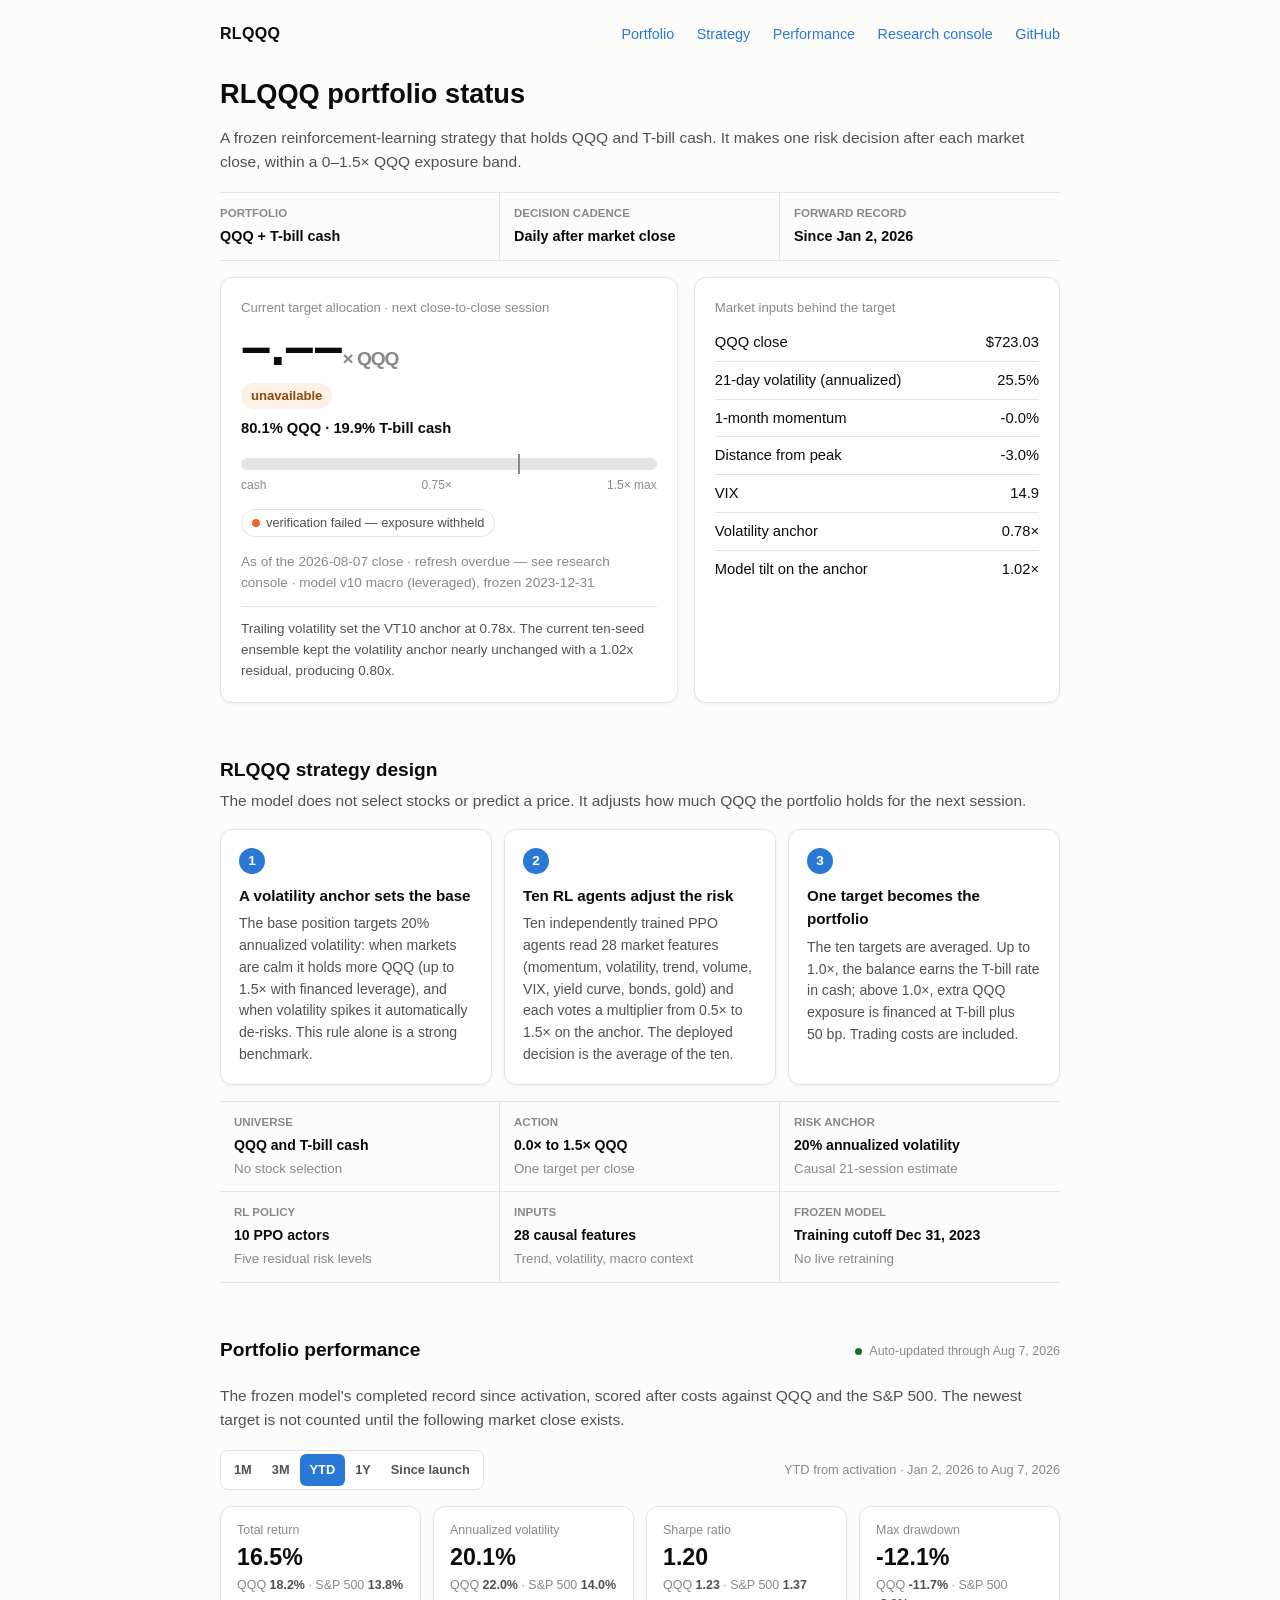
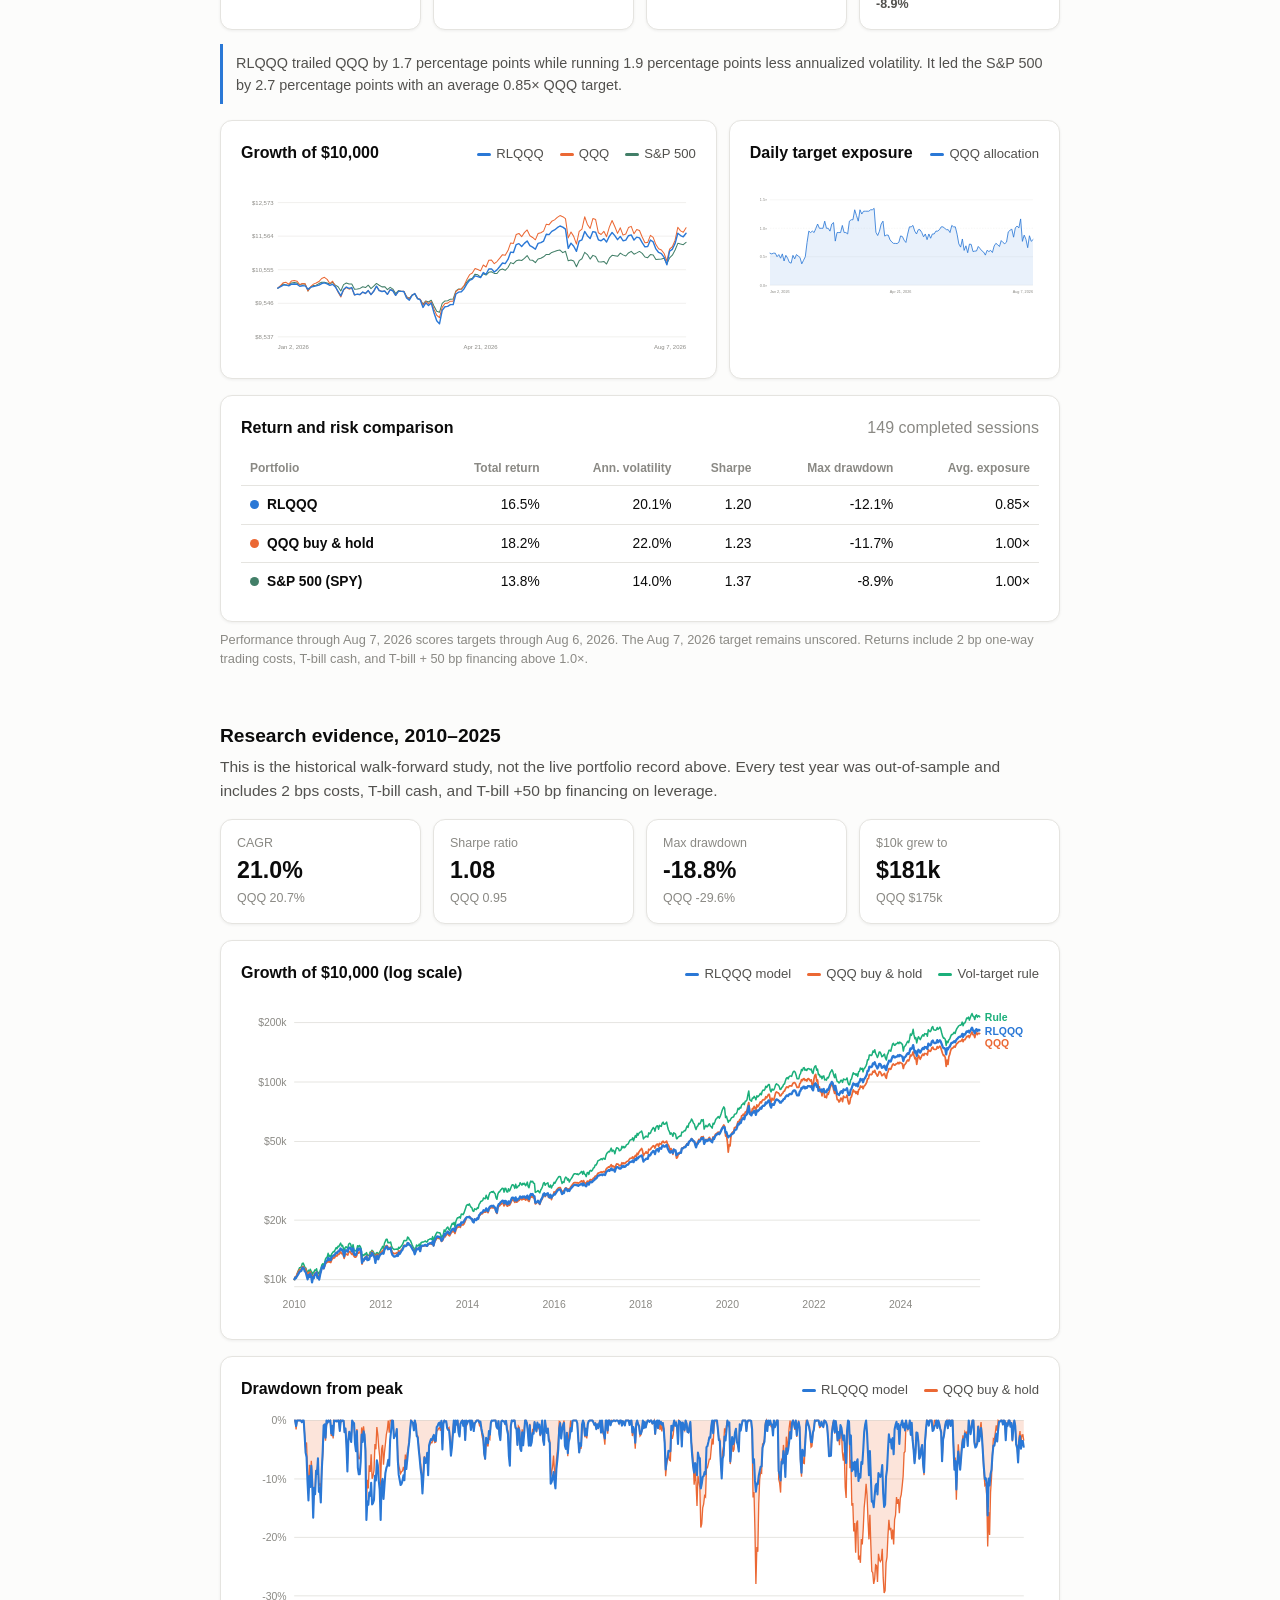
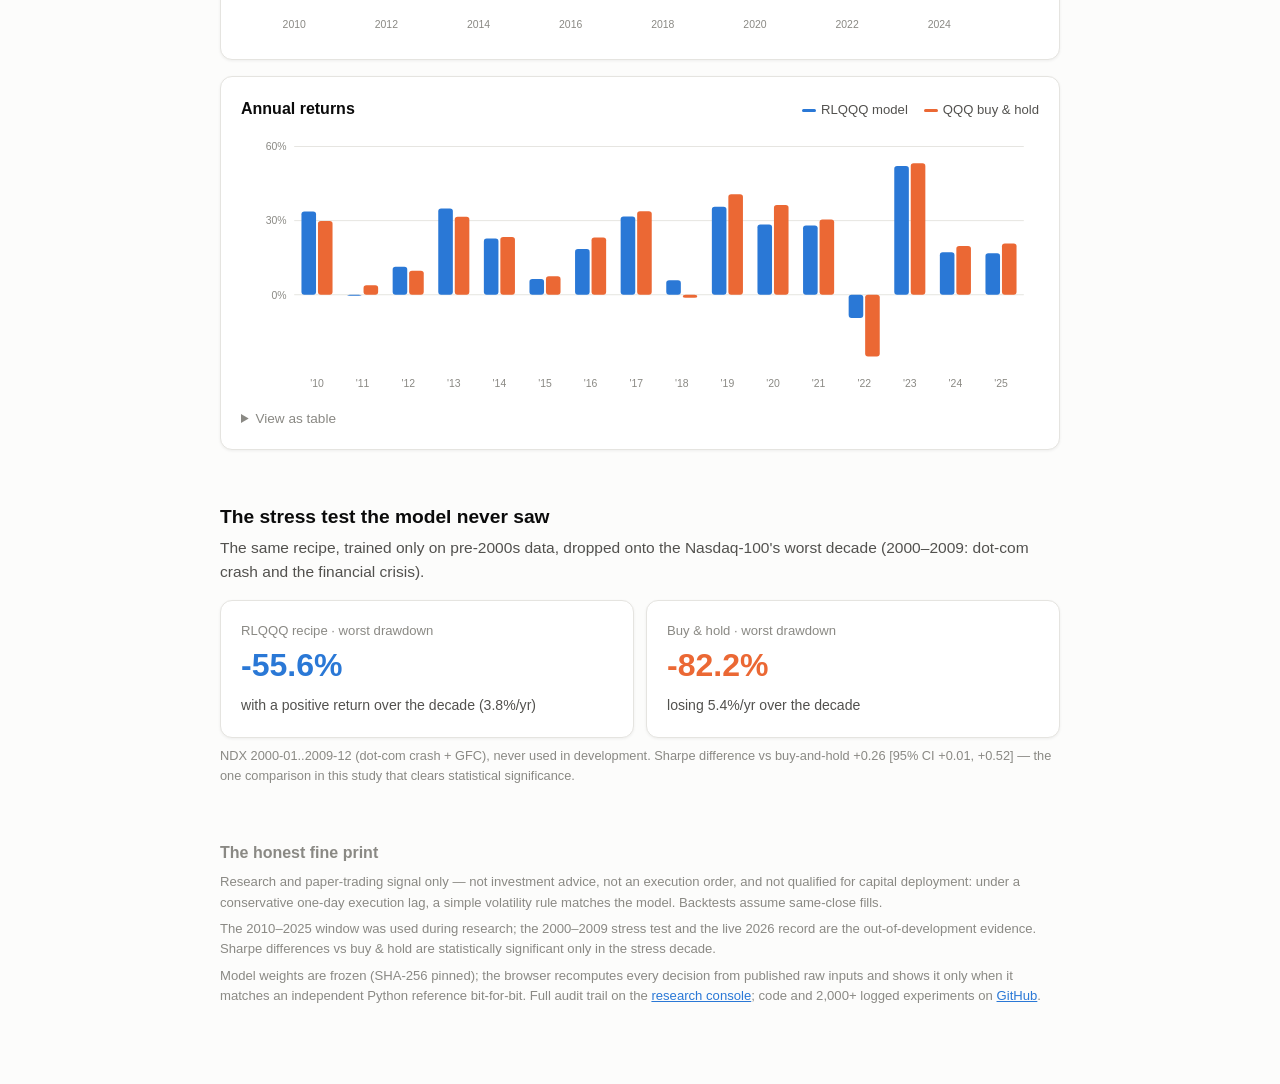
<file: docs/index.html>
<!doctype html>
<html lang="en">
  <head>
    <meta charset="utf-8" />
    <meta name="viewport" content="width=device-width, initial-scale=1" />
    <meta
      name="description"
      content="RLQQQ: a reinforcement-learning risk overlay on QQQ. Today's model decision, how it works, and 16 years of walk-forward performance."
    />
    <title>RLQQQ — an RL risk overlay on QQQ</title>
    <link rel="icon" href="favicon.svg" type="image/svg+xml" />
    <style>
      /* ---------- tokens ---------- */
      :root {
        color-scheme: light;
        --surface-0: #fcfcfb;
        --surface-1: #ffffff;
        --border: #e5e4e0;
        --text-primary: #0b0b0b;
        --text-secondary: #52514e;
        --text-muted: #8a8984;
        --series-model: #2a78d6;
        --series-qqq: #eb6834;
        --series-rule: #1baf7a;
        --series-spy: #427f68;
        --good-bg: #e7f3ea;
        --good-fg: #1c6b31;
        --warn-bg: #fdf0e5;
        --warn-fg: #8a4a12;
        --shadow: 0 1px 3px rgb(0 0 0 / 6%);
      }
      @media (prefers-color-scheme: dark) {
        :root:where(:not([data-theme="light"])) {
          color-scheme: dark;
          --surface-0: #171716;
          --surface-1: #1f1f1e;
          --border: #33332f;
          --text-primary: #ffffff;
          --text-secondary: #c3c2b7;
          --text-muted: #8a8984;
          --series-model: #3987e5;
          --series-qqq: #d95926;
          --series-rule: #199e70;
          --series-spy: #54a888;
          --good-bg: #12301b;
          --good-fg: #7fce96;
          --warn-bg: #3a2410;
          --warn-fg: #eab576;
          --shadow: none;
        }
      }

      /* ---------- base ---------- */
      * { box-sizing: border-box; }
      body {
        margin: 0;
        background: var(--surface-0);
        color: var(--text-primary);
        font: 16px/1.55 -apple-system, "Segoe UI", Roboto, Helvetica, Arial, sans-serif;
      }
      main { max-width: 880px; margin: 0 auto; padding: 0 20px 72px; }
      h1 { font-size: 1.7rem; line-height: 1.25; margin: 0 0 6px; }
      h2 { font-size: 1.2rem; margin: 52px 0 4px; }
      h2 + p.lede { margin-top: 2px; }
      p { color: var(--text-secondary); }
      p.lede { font-size: 0.97rem; }
      small, .muted { color: var(--text-muted); }
      a { color: var(--series-model); }
      .card {
        background: var(--surface-1);
        border: 1px solid var(--border);
        border-radius: 12px;
        box-shadow: var(--shadow);
        padding: 20px;
      }

      /* ---------- header ---------- */
      header.site {
        display: flex; justify-content: space-between; align-items: baseline;
        max-width: 880px; margin: 0 auto; padding: 22px 20px 30px;
      }
      header.site .brand { font-weight: 700; letter-spacing: 0.02em; }
      header.site nav a { margin-left: 18px; font-size: 0.9rem; text-decoration: none; }
      header.site nav a:hover { text-decoration: underline; }
      @media (max-width: 680px) {
        header.site { align-items: center; flex-wrap: wrap; gap: 12px; padding-bottom: 24px; }
        header.site nav {
          display: flex; gap: 16px; width: 100%; overflow-x: auto;
          padding-bottom: 3px; white-space: nowrap;
        }
        header.site nav a { margin-left: 0; }
      }

      /* ---------- hero decision ---------- */
      .hero { display: grid; grid-template-columns: 1fr; gap: 16px; }
      @media (min-width: 720px) { .hero { grid-template-columns: 5fr 4fr; } }
      .portfolio-facts {
        display: grid; grid-template-columns: repeat(3, 1fr);
        margin: 18px 0 16px; border-top: 1px solid var(--border);
        border-bottom: 1px solid var(--border);
      }
      .portfolio-facts > div { padding: 12px 14px; border-right: 1px solid var(--border); }
      .portfolio-facts > div:first-child { padding-left: 0; }
      .portfolio-facts > div:last-child { border-right: 0; }
      .portfolio-facts span, .strategy-specs span {
        display: block; color: var(--text-muted); font-size: 0.72rem;
        font-weight: 600; text-transform: uppercase;
      }
      .portfolio-facts strong { display: block; margin-top: 2px; font-size: 0.9rem; }
      .decision-value {
        font-size: 3.4rem; font-weight: 700; letter-spacing: -0.02em; line-height: 1.05;
        font-variant-numeric: tabular-nums;
      }
      .decision-value small { font-size: 1.2rem; font-weight: 600; }
      .allocation-read {
        margin-top: 8px; color: var(--text-primary); font-size: 0.92rem;
        font-weight: 600; font-variant-numeric: tabular-nums;
      }
      .decision-explanation {
        margin: 12px 0 0; padding-top: 12px; border-top: 1px solid var(--border);
        font-size: 0.84rem;
      }
      .stance {
        display: inline-block; margin-top: 8px; padding: 3px 10px; border-radius: 99px;
        font-size: 0.82rem; font-weight: 600; background: var(--warn-bg); color: var(--warn-fg);
      }
      .stance.full { background: var(--good-bg); color: var(--good-fg); }
      .gauge { margin-top: 18px; }
      .gauge-track {
        position: relative; height: 12px; border-radius: 6px;
        background: linear-gradient(to right, var(--border), var(--border));
      }
      .gauge-fill {
        position: absolute; inset: 0 auto 0 0; border-radius: 6px;
        background: var(--series-model); width: 0;
        transition: width 600ms ease;
      }
      .gauge-marker {
        position: absolute; top: -4px; width: 2px; height: 20px;
        background: var(--text-muted);
      }
      .gauge-labels {
        display: flex; justify-content: space-between;
        font-size: 0.75rem; color: var(--text-muted); margin-top: 6px;
      }
      .decision-meta { font-size: 0.85rem; margin-top: 14px; }
      .verify-badge {
        display: inline-flex; align-items: center; gap: 6px;
        font-size: 0.8rem; padding: 3px 10px; border-radius: 99px;
        border: 1px solid var(--border); color: var(--text-secondary);
      }
      .verify-badge .dot {
        width: 8px; height: 8px; border-radius: 50%;
        background: var(--text-muted);
      }
      .verify-badge.ok .dot { background: var(--good-fg); }
      .verify-badge.fail .dot { background: var(--series-qqq); }
      .market-list { list-style: none; margin: 0; padding: 0; font-size: 0.92rem; }
      .market-list li {
        display: flex; justify-content: space-between;
        padding: 7px 0; border-bottom: 1px solid var(--border);
      }
      .market-list li:last-child { border-bottom: 0; }
      .market-list .v { font-variant-numeric: tabular-nums; color: var(--text-primary); }

      /* ---------- stat tiles ---------- */
      .tiles { display: grid; grid-template-columns: repeat(2, 1fr); gap: 12px; margin-top: 16px; }
      @media (min-width: 720px) { .tiles { grid-template-columns: repeat(4, 1fr); } }
      .tile { padding: 14px 16px; }
      .tile .k { font-size: 0.78rem; color: var(--text-muted); }
      .tile .n { font-size: 1.45rem; font-weight: 700; font-variant-numeric: tabular-nums; }
      .tile .c { font-size: 0.78rem; color: var(--text-muted); }
      .tile .c strong { color: var(--text-secondary); font-weight: 600; }

      /* ---------- live performance ---------- */
      .section-title-row {
        display: flex; justify-content: space-between; align-items: center;
        gap: 12px; margin-top: 52px;
      }
      .section-title-row h2 { margin-top: 0; }
      .auto-status {
        display: inline-flex; align-items: center; gap: 7px; flex: 0 0 auto;
        color: var(--text-muted); font-size: 0.78rem;
      }
      .auto-status::before {
        width: 7px; height: 7px; border-radius: 50%;
        background: var(--good-fg); content: "";
      }
      .live-toolbar {
        display: flex; justify-content: space-between; align-items: center;
        gap: 12px; margin-top: 18px; flex-wrap: wrap;
      }
      .period-control {
        display: inline-flex; max-width: 100%; padding: 3px;
        overflow-x: auto; border: 1px solid var(--border); border-radius: 8px;
        background: var(--surface-1);
      }
      .period-control button {
        min-width: max-content; padding: 6px 10px; border: 0; border-radius: 6px;
        color: var(--text-secondary); background: transparent; font: inherit;
        font-size: 0.8rem; font-weight: 600; cursor: pointer;
      }
      .period-control button:hover { color: var(--text-primary); }
      .period-control button.active {
        color: #fff; background: var(--series-model);
      }
      .period-dates { color: var(--text-muted); font-size: 0.8rem; }
      .period-read {
        margin: 14px 0 0; padding: 8px 0 8px 13px;
        border-left: 3px solid var(--series-model);
        color: var(--text-secondary); font-size: 0.9rem;
      }
      .live-chart-grid {
        display: grid; grid-template-columns: minmax(0, 3fr) minmax(240px, 2fr);
        gap: 12px; margin-top: 16px;
      }
      .live-chart-grid .chart-card { margin-top: 0; }
      .live-chart-grid .chart-head { min-height: 44px; align-content: start; }
      .legend .spy i { background: var(--series-spy); }
      .legend .exposure i { background: var(--series-model); }
      .comparison-wrap { overflow-x: auto; }
      table.comparison {
        width: 100%; min-width: 620px; border-collapse: collapse;
        margin-top: 10px; font-size: 0.86rem;
      }
      table.comparison th, table.comparison td {
        padding: 8px 9px; border-bottom: 1px solid var(--border);
        text-align: right; font-variant-numeric: tabular-nums;
      }
      table.comparison th:first-child, table.comparison td:first-child { text-align: left; }
      table.comparison th {
        color: var(--text-muted); font-size: 0.75rem; font-weight: 600;
      }
      table.comparison tbody tr:last-child td { border-bottom: 0; }
      .series-label { display: inline-flex; align-items: center; gap: 8px; font-weight: 600; }
      .series-dot { width: 9px; height: 9px; border-radius: 50%; background: var(--series-model); }
      .series-dot.qqq { background: var(--series-qqq); }
      .series-dot.spy { background: var(--series-spy); }
      @media (max-width: 760px) {
        .section-title-row { align-items: flex-start; flex-direction: column; gap: 4px; }
        .live-chart-grid { grid-template-columns: 1fr; }
        .live-toolbar { align-items: flex-start; flex-direction: column; }
      }

      /* ---------- charts ---------- */
      .chart-card { margin-top: 16px; }
      .chart-head { display: flex; justify-content: space-between; align-items: baseline; flex-wrap: wrap; gap: 6px; }
      .chart-head h3 { margin: 0; font-size: 1rem; }
      .legend { display: flex; gap: 16px; font-size: 0.82rem; color: var(--text-secondary); }
      .legend i { display: inline-block; width: 14px; height: 3px; border-radius: 2px; margin-right: 5px; vertical-align: middle; }
      .legend .model i { background: var(--series-model); }
      .legend .qqq i { background: var(--series-qqq); }
      .legend .rule i { background: var(--series-rule); }
      svg.chart { width: 100%; height: auto; display: block; margin-top: 10px; }
      svg.chart text { font: 11px -apple-system, "Segoe UI", sans-serif; fill: var(--text-muted); }
      svg.chart .gridline { stroke: var(--border); stroke-width: 1; }
      svg.chart .axisline { stroke: var(--border); stroke-width: 1; }
      .chart-note { font-size: 0.8rem; color: var(--text-muted); margin: 8px 0 0; }
      .crosshair-tip {
        position: absolute; pointer-events: none; background: var(--surface-1);
        border: 1px solid var(--border); border-radius: 8px; box-shadow: var(--shadow);
        padding: 8px 10px; font-size: 0.78rem; color: var(--text-secondary);
        white-space: nowrap; z-index: 5; display: none;
      }
      .crosshair-tip b { color: var(--text-primary); font-variant-numeric: tabular-nums; }

      /* ---------- how it works ---------- */
      .steps { display: grid; grid-template-columns: 1fr; gap: 12px; margin-top: 16px; counter-reset: step; }
      @media (min-width: 720px) { .steps { grid-template-columns: repeat(3, 1fr); } }
      .step { padding: 18px; }
      .step::before {
        counter-increment: step; content: counter(step);
        display: inline-flex; width: 26px; height: 26px; border-radius: 50%;
        background: var(--series-model); color: #fff; font-weight: 700; font-size: 0.85rem;
        align-items: center; justify-content: center; margin-bottom: 10px;
      }
      .step h3 { margin: 0 0 6px; font-size: 0.95rem; }
      .step p { margin: 0; font-size: 0.88rem; }
      .strategy-specs {
        display: grid; grid-template-columns: repeat(3, 1fr);
        margin-top: 16px; border-top: 1px solid var(--border);
        border-bottom: 1px solid var(--border);
      }
      .strategy-specs > div { padding: 12px 14px; border-right: 1px solid var(--border); }
      .strategy-specs > div:nth-child(3n) { border-right: 0; }
      .strategy-specs > div:nth-child(n + 4) { border-top: 1px solid var(--border); }
      .strategy-specs strong { display: block; margin-top: 3px; font-size: 0.88rem; }
      .strategy-specs small { display: block; margin-top: 2px; color: var(--text-muted); }
      @media (max-width: 680px) {
        .portfolio-facts { grid-template-columns: 1fr; }
        .portfolio-facts > div, .portfolio-facts > div:first-child {
          padding: 9px 0; border-right: 0; border-bottom: 1px solid var(--border);
        }
        .portfolio-facts > div:last-child { border-bottom: 0; }
        .strategy-specs { grid-template-columns: repeat(2, 1fr); }
        .strategy-specs > div { border-top: 0; }
        .strategy-specs > div:nth-child(3n) { border-right: 1px solid var(--border); }
        .strategy-specs > div:nth-child(2n) { border-right: 0; }
        .strategy-specs > div:nth-child(n + 3) { border-top: 1px solid var(--border); }
      }

      /* ---------- stress ---------- */
      .stress-grid { display: grid; grid-template-columns: 1fr; gap: 12px; margin-top: 16px; }
      @media (min-width: 720px) { .stress-grid { grid-template-columns: 1fr 1fr; } }
      .stress-num { font-size: 2rem; font-weight: 700; font-variant-numeric: tabular-nums; }
      .stress-num.model { color: var(--series-model); }
      .stress-num.qqq { color: var(--series-qqq); }

      /* ---------- table + footer ---------- */
      table.annual { width: 100%; border-collapse: collapse; margin-top: 10px; font-size: 0.88rem; }
      table.annual th, table.annual td {
        text-align: right; padding: 6px 8px; border-bottom: 1px solid var(--border);
        font-variant-numeric: tabular-nums;
      }
      table.annual th:first-child, table.annual td:first-child { text-align: left; }
      table.annual th { color: var(--text-muted); font-weight: 600; font-size: 0.78rem; }
      .footnotes { margin-top: 56px; font-size: 0.82rem; color: var(--text-muted); }
      .footnotes p { color: var(--text-muted); margin: 6px 0; }
      .visually-hidden {
        position: absolute; width: 1px; height: 1px; overflow: hidden;
        clip: rect(0 0 0 0); white-space: nowrap;
      }
      details.data-table { margin-top: 10px; font-size: 0.85rem; }
      details.data-table summary { cursor: pointer; color: var(--text-muted); }
    </style>
  </head>
  <body>
    <header class="site">
      <span class="brand">RLQQQ</span>
      <nav>
        <a href="#decision">Portfolio</a>
        <a href="#how">Strategy</a>
        <a href="#performance">Performance</a>
        <a href="research.html">Research console</a>
        <a href="https://github.com/linjiw/rlqqq">GitHub</a>
      </nav>
    </header>

    <main>
      <!-- ================= HERO: today's decision ================= -->
      <section id="decision" aria-labelledby="decision-title">
        <h1 id="decision-title">RLQQQ portfolio status</h1>
        <p class="lede">
          A frozen reinforcement-learning strategy that holds QQQ and T-bill cash.
          It makes one risk decision after each market close, within a
          0&ndash;1.5&times; QQQ exposure band.
        </p>

        <div class="portfolio-facts" aria-label="Portfolio facts">
          <div><span>Portfolio</span><strong>QQQ + T-bill cash</strong></div>
          <div><span>Decision cadence</span><strong>Daily after market close</strong></div>
          <div><span>Forward record</span><strong id="portfolio-live-since">Since Jan 2, 2026</strong></div>
        </div>

        <div class="hero">
          <div class="card">
            <div class="k muted" style="font-size:0.82rem">Current target allocation &middot; next close-to-close session</div>
            <div class="decision-value"><span id="decision-number">&ndash;.&ndash;&ndash;</span><small>&times; QQQ</small></div>
            <span class="stance" id="decision-stance">checking&hellip;</span>
            <div class="allocation-read" id="decision-allocation">Calculating portfolio mix&hellip;</div>
            <div class="gauge" aria-hidden="true">
              <div class="gauge-track">
                <div class="gauge-fill" id="gauge-fill"></div>
                <div class="gauge-marker" style="left: 66.67%" title="1.0x"></div>
              </div>
              <div class="gauge-labels"><span>cash</span><span>0.75&times;</span><span>1.5&times; max</span></div>
            </div>
            <p class="decision-meta">
              <span class="verify-badge" id="verify-badge" title="The model runs as ONNX in this browser; the result is shown only if it matches an independently computed Python reference exactly.">
                <span class="dot"></span><span id="verify-text">verifying in this browser&hellip;</span>
              </span>
            </p>
            <p class="decision-meta muted" id="decision-asof">Loading latest close&hellip;</p>
            <p class="decision-explanation" id="decision-explanation">Loading the model rationale&hellip;</p>
          </div>

          <div class="card">
            <div class="k muted" style="font-size:0.82rem; margin-bottom:6px">Market inputs behind the target</div>
            <ul class="market-list" id="market-list">
              <li><span>QQQ close</span><span class="v" id="m-price">&ndash;</span></li>
              <li><span>21-day volatility (annualized)</span><span class="v" id="m-vol">&ndash;</span></li>
              <li><span>1-month momentum</span><span class="v" id="m-mom">&ndash;</span></li>
              <li><span>Distance from peak</span><span class="v" id="m-dd">&ndash;</span></li>
              <li><span>VIX</span><span class="v" id="m-vix">&ndash;</span></li>
              <li><span>Volatility anchor</span><span class="v" id="m-anchor">&ndash;</span></li>
              <li><span>Model tilt on the anchor</span><span class="v" id="m-tilt">&ndash;</span></li>
            </ul>
          </div>
        </div>
      </section>

      <!-- ================= HOW IT WORKS ================= -->
      <section id="how" aria-labelledby="how-title">
        <h2 id="how-title">RLQQQ strategy design</h2>
        <p class="lede">
          The model does not select stocks or predict a price. It adjusts how
          much QQQ the portfolio holds for the next session.
        </p>
        <div class="steps">
          <div class="card step">
            <h3>A volatility anchor sets the base</h3>
            <p>
              The base position targets 20% annualized volatility:
              when markets are calm it holds more QQQ (up to 1.5&times; with
              financed leverage), and when volatility spikes it automatically
              de-risks. This rule alone is a strong benchmark.
            </p>
          </div>
          <div class="card step">
            <h3>Ten RL agents adjust the risk</h3>
            <p>
              Ten independently trained PPO agents read 28 market features
              (momentum, volatility, trend, volume, VIX, yield curve, bonds,
              gold) and each votes a multiplier from 0.5&times; to 1.5&times;
              on the anchor. The deployed decision is the average of the ten.
            </p>
          </div>
          <div class="card step">
            <h3>One target becomes the portfolio</h3>
            <p>
              The ten targets are averaged. Up to 1.0&times;, the balance earns
              the T-bill rate in cash; above 1.0&times;, extra QQQ exposure is
              financed at T-bill plus 50&nbsp;bp. Trading costs are included.
            </p>
          </div>
        </div>
        <div class="strategy-specs" aria-label="RLQQQ strategy specification">
          <div><span>Universe</span><strong>QQQ and T-bill cash</strong><small>No stock selection</small></div>
          <div><span>Action</span><strong>0.0&times; to 1.5&times; QQQ</strong><small>One target per close</small></div>
          <div><span>Risk anchor</span><strong>20% annualized volatility</strong><small>Causal 21-session estimate</small></div>
          <div><span>RL policy</span><strong>10 PPO actors</strong><small>Five residual risk levels</small></div>
          <div><span>Inputs</span><strong>28 causal features</strong><small>Trend, volatility, macro context</small></div>
          <div><span>Frozen model</span><strong>Training cutoff Dec 31, 2023</strong><small>No live retraining</small></div>
        </div>
      </section>

      <!-- ================= LIVE PERFORMANCE ================= -->
      <section id="performance" aria-labelledby="perf-title">
        <div class="section-title-row">
          <h2 id="perf-title">Portfolio performance</h2>
          <span class="auto-status" id="live-auto-status">Loading latest close&hellip;</span>
        </div>
        <p class="lede">
          The frozen model's completed record since activation, scored after
          costs against QQQ and the S&amp;P 500. The newest target is not counted
          until the following market close exists.
        </p>

        <div class="live-toolbar">
          <div class="period-control" role="group" aria-label="Live performance period">
            <button type="button" data-live-period="1m" aria-pressed="false">1M</button>
            <button type="button" data-live-period="3m" aria-pressed="false">3M</button>
            <button type="button" data-live-period="ytd" class="active" aria-pressed="true">YTD</button>
            <button type="button" data-live-period="1y" aria-pressed="false">1Y</button>
            <button type="button" data-live-period="all" aria-pressed="false">Since launch</button>
          </div>
          <span class="period-dates" id="live-period-dates">Loading period&hellip;</span>
        </div>

        <div class="tiles" aria-live="polite">
          <div class="card tile">
            <div class="k">Total return</div>
            <div class="n" id="live-return">&ndash;</div>
            <div class="c" id="live-return-c">QQQ &ndash; &middot; S&amp;P 500 &ndash;</div>
          </div>
          <div class="card tile">
            <div class="k">Annualized volatility</div>
            <div class="n" id="live-vol">&ndash;</div>
            <div class="c" id="live-vol-c">QQQ &ndash; &middot; S&amp;P 500 &ndash;</div>
          </div>
          <div class="card tile">
            <div class="k">Sharpe ratio</div>
            <div class="n" id="live-sharpe">&ndash;</div>
            <div class="c" id="live-sharpe-c">QQQ &ndash; &middot; S&amp;P 500 &ndash;</div>
          </div>
          <div class="card tile">
            <div class="k">Max drawdown</div>
            <div class="n" id="live-dd">&ndash;</div>
            <div class="c" id="live-dd-c">QQQ &ndash; &middot; S&amp;P 500 &ndash;</div>
          </div>
        </div>
        <p class="period-read" id="live-performance-read">Loading the selected-period comparison&hellip;</p>

        <div class="live-chart-grid">
          <div class="card chart-card" style="position:relative">
            <div class="chart-head">
              <h3>Growth of $10,000</h3>
              <div class="legend">
                <span class="model"><i></i>RLQQQ</span>
                <span class="qqq"><i></i>QQQ</span>
                <span class="spy"><i></i>S&amp;P 500</span>
              </div>
            </div>
            <svg id="live-growth-chart" class="chart" viewBox="0 0 840 300" role="img" aria-label="Live growth of ten thousand dollars for RLQQQ, QQQ, and the S&P 500"></svg>
            <div class="crosshair-tip" id="live-growth-tip"></div>
          </div>

          <div class="card chart-card" style="position:relative">
            <div class="chart-head">
              <h3>Daily target exposure</h3>
              <div class="legend">
                <span class="exposure"><i></i>QQQ allocation</span>
              </div>
            </div>
            <svg id="live-exposure-chart" class="chart" viewBox="0 0 840 300" role="img" aria-label="History of the model's daily target QQQ exposure"></svg>
            <div class="crosshair-tip" id="live-exposure-tip"></div>
          </div>
        </div>

        <div class="card chart-card">
          <div class="chart-head">
            <h3>Return and risk comparison</h3>
            <span class="muted" id="live-session-count"></span>
          </div>
          <div class="comparison-wrap">
            <table class="comparison">
              <thead>
                <tr>
                  <th>Portfolio</th>
                  <th>Total return</th>
                  <th>Ann. volatility</th>
                  <th>Sharpe</th>
                  <th>Max drawdown</th>
                  <th>Avg. exposure</th>
                </tr>
              </thead>
              <tbody id="live-comparison-body"></tbody>
            </table>
          </div>
        </div>
        <p class="chart-note" id="live-performance-note">Loading scoring details&hellip;</p>
      </section>

      <!-- ================= RESEARCH PERFORMANCE ================= -->
      <section id="backtest" aria-labelledby="backtest-title">
        <h2 id="backtest-title">Research evidence, 2010&ndash;2025</h2>
        <p class="lede">
          This is the historical walk-forward study, not the live portfolio
          record above. Every test year was out-of-sample and includes 2&nbsp;bps
          costs, T-bill cash, and T-bill&nbsp;+50&nbsp;bp financing on leverage.
        </p>

        <div class="tiles" id="stat-tiles">
          <div class="card tile"><div class="k">CAGR</div><div class="n" id="t-cagr">&ndash;</div><div class="c" id="t-cagr-c">vs QQQ &ndash;</div></div>
          <div class="card tile"><div class="k">Sharpe ratio</div><div class="n" id="t-sharpe">&ndash;</div><div class="c" id="t-sharpe-c">vs QQQ &ndash;</div></div>
          <div class="card tile"><div class="k">Max drawdown</div><div class="n" id="t-dd">&ndash;</div><div class="c" id="t-dd-c">vs QQQ &ndash;</div></div>
          <div class="card tile"><div class="k">$10k grew to</div><div class="n" id="t-wealth">&ndash;</div><div class="c" id="t-wealth-c">vs QQQ &ndash;</div></div>
        </div>

        <div class="card chart-card" style="position:relative">
          <div class="chart-head">
            <h3>Growth of $10,000 (log scale)</h3>
            <div class="legend">
              <span class="model"><i></i>RLQQQ model</span>
              <span class="qqq"><i></i>QQQ buy &amp; hold</span>
              <span class="rule"><i></i>Vol-target rule</span>
            </div>
          </div>
          <svg id="wealth-chart" class="chart" viewBox="0 0 840 340" role="img" aria-label="Wealth curves of the model, QQQ buy and hold, and the volatility-target rule from 2010 through 2025 on a log scale"></svg>
          <div class="crosshair-tip" id="wealth-tip"></div>
        </div>

        <div class="card chart-card" style="position:relative">
          <div class="chart-head">
            <h3>Drawdown from peak</h3>
            <div class="legend">
              <span class="model"><i></i>RLQQQ model</span>
              <span class="qqq"><i></i>QQQ buy &amp; hold</span>
            </div>
          </div>
          <svg id="dd-chart" class="chart" viewBox="0 0 840 240" role="img" aria-label="Drawdown from peak for the model and QQQ buy and hold"></svg>
          <div class="crosshair-tip" id="dd-tip"></div>
        </div>

        <div class="card chart-card" style="position:relative">
          <div class="chart-head">
            <h3>Annual returns</h3>
            <div class="legend">
              <span class="model"><i></i>RLQQQ model</span>
              <span class="qqq"><i></i>QQQ buy &amp; hold</span>
            </div>
          </div>
          <svg id="annual-chart" class="chart" viewBox="0 0 840 280" role="img" aria-label="Annual returns of the model versus QQQ buy and hold by calendar year"></svg>
          <div class="crosshair-tip" id="annual-tip"></div>
          <details class="data-table">
            <summary>View as table</summary>
            <table class="annual" id="annual-table">
              <thead><tr><th>Year</th><th>RLQQQ model</th><th>QQQ</th></tr></thead>
              <tbody></tbody>
            </table>
          </details>
        </div>

        <!-- stress test -->
        <h2>The stress test the model never saw</h2>
        <p class="lede">
          The same recipe, trained only on pre-2000s data, dropped onto the
          Nasdaq-100's worst decade (2000&ndash;2009: dot-com crash and the
          financial crisis).
        </p>
        <div class="stress-grid">
          <div class="card">
            <div class="k muted" style="font-size:0.82rem">RLQQQ recipe &middot; worst drawdown</div>
            <div class="stress-num model" id="s-model-dd">&ndash;</div>
            <p style="margin:4px 0 0; font-size:0.88rem">with a positive return over the decade (<span id="s-model-cagr">&ndash;</span>/yr)</p>
          </div>
          <div class="card">
            <div class="k muted" style="font-size:0.82rem">Buy &amp; hold &middot; worst drawdown</div>
            <div class="stress-num qqq" id="s-qqq-dd">&ndash;</div>
            <p style="margin:4px 0 0; font-size:0.88rem">losing <span id="s-qqq-cagr">&ndash;</span>/yr over the decade</p>
          </div>
        </div>
        <p class="chart-note" id="s-sig">&nbsp;</p>

      </section>

      <!-- ================= FOOTNOTES ================= -->
      <section class="footnotes">
        <h2 style="font-size:1rem">The honest fine print</h2>
        <p>
          Research and paper-trading signal only — not investment advice, not an
          execution order, and not qualified for capital deployment: under a
          conservative one-day execution lag, a simple volatility rule matches the
          model. Backtests assume same-close fills.
        </p>
        <p>
          The 2010&ndash;2025 window was used during research; the 2000&ndash;2009 stress
          test and the live 2026 record are the out-of-development evidence. Sharpe
          differences vs buy &amp; hold are statistically significant only in the
          stress decade.
        </p>
        <p>
          Model weights are frozen (SHA-256 pinned); the browser recomputes every
          decision from published raw inputs and shows it only when it matches an
          independent Python reference bit-for-bit. Full audit trail on the
          <a href="research.html">research console</a>; code and 2,000+ logged
          experiments on <a href="https://github.com/linjiw/rlqqq">GitHub</a>.
        </p>
      </section>
    </main>

    <script type="module" src="assets/site.js"></script>
  </body>
</html>
</file>
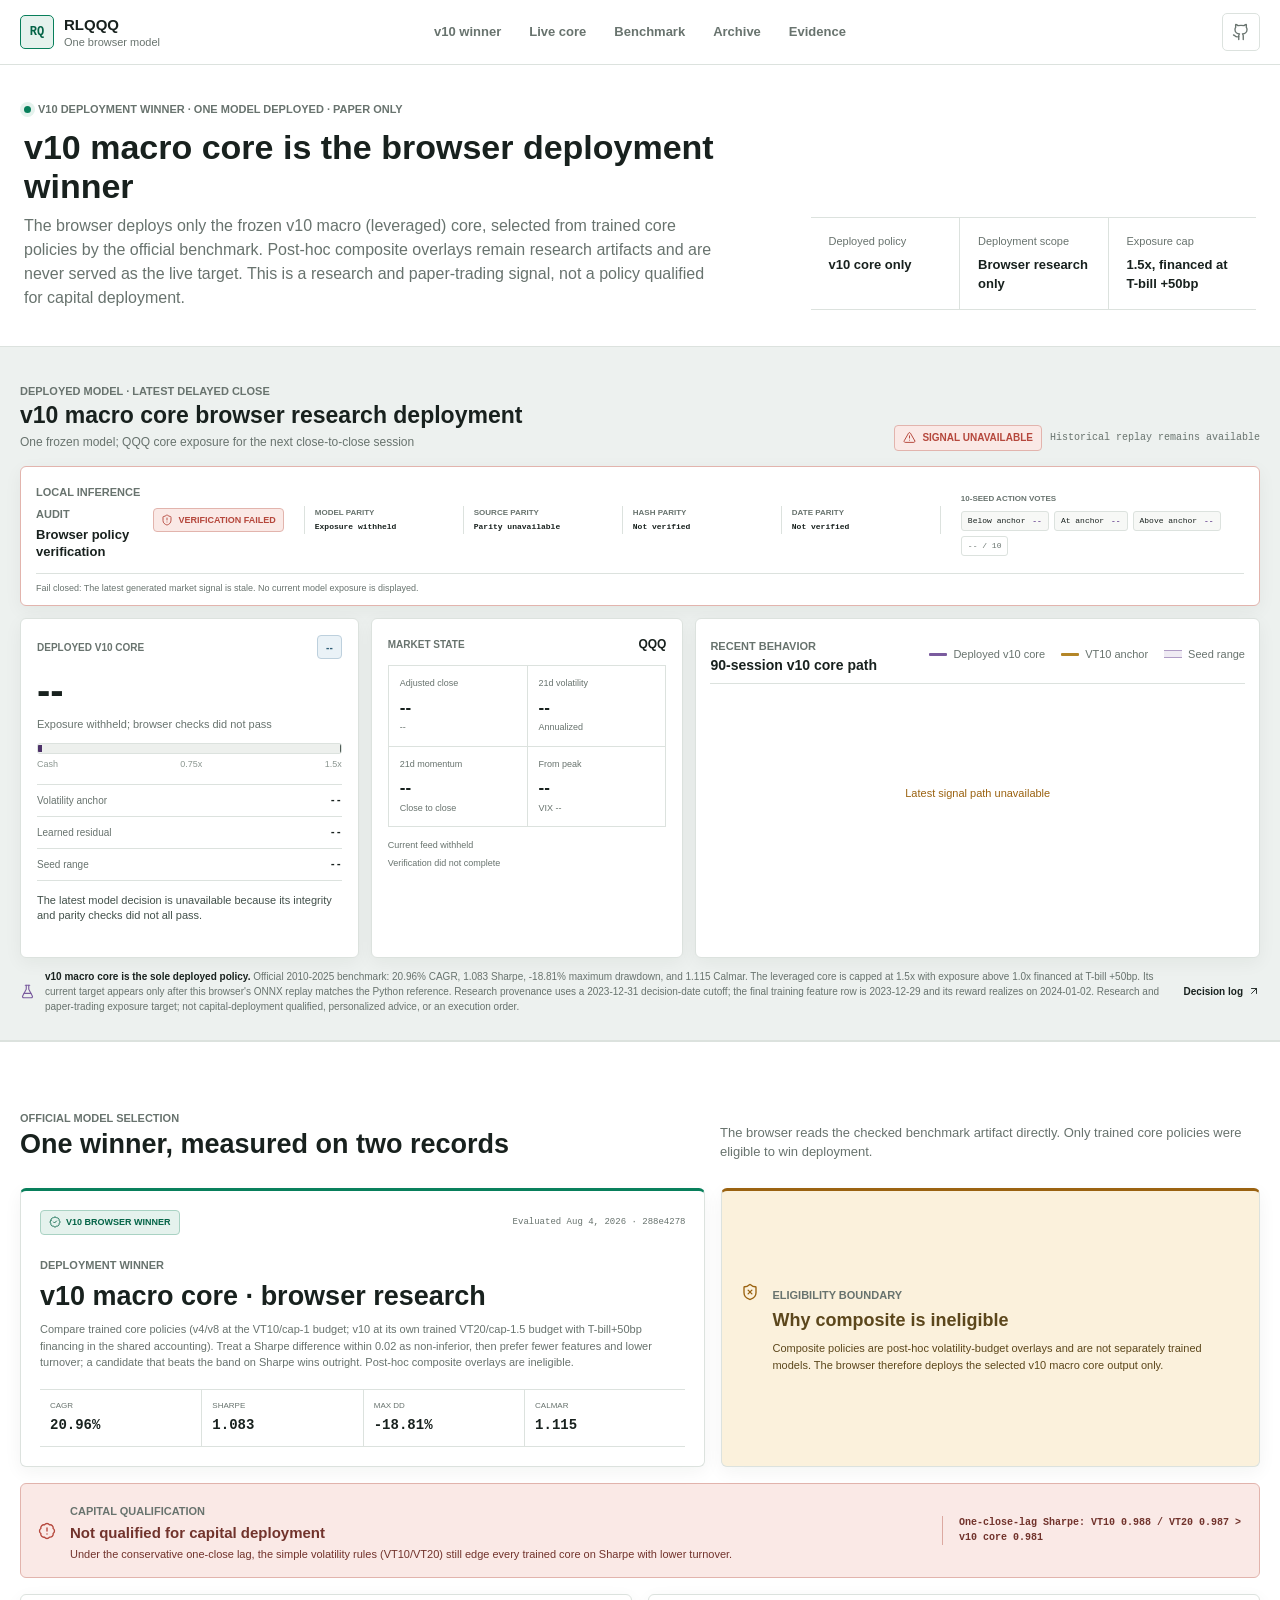
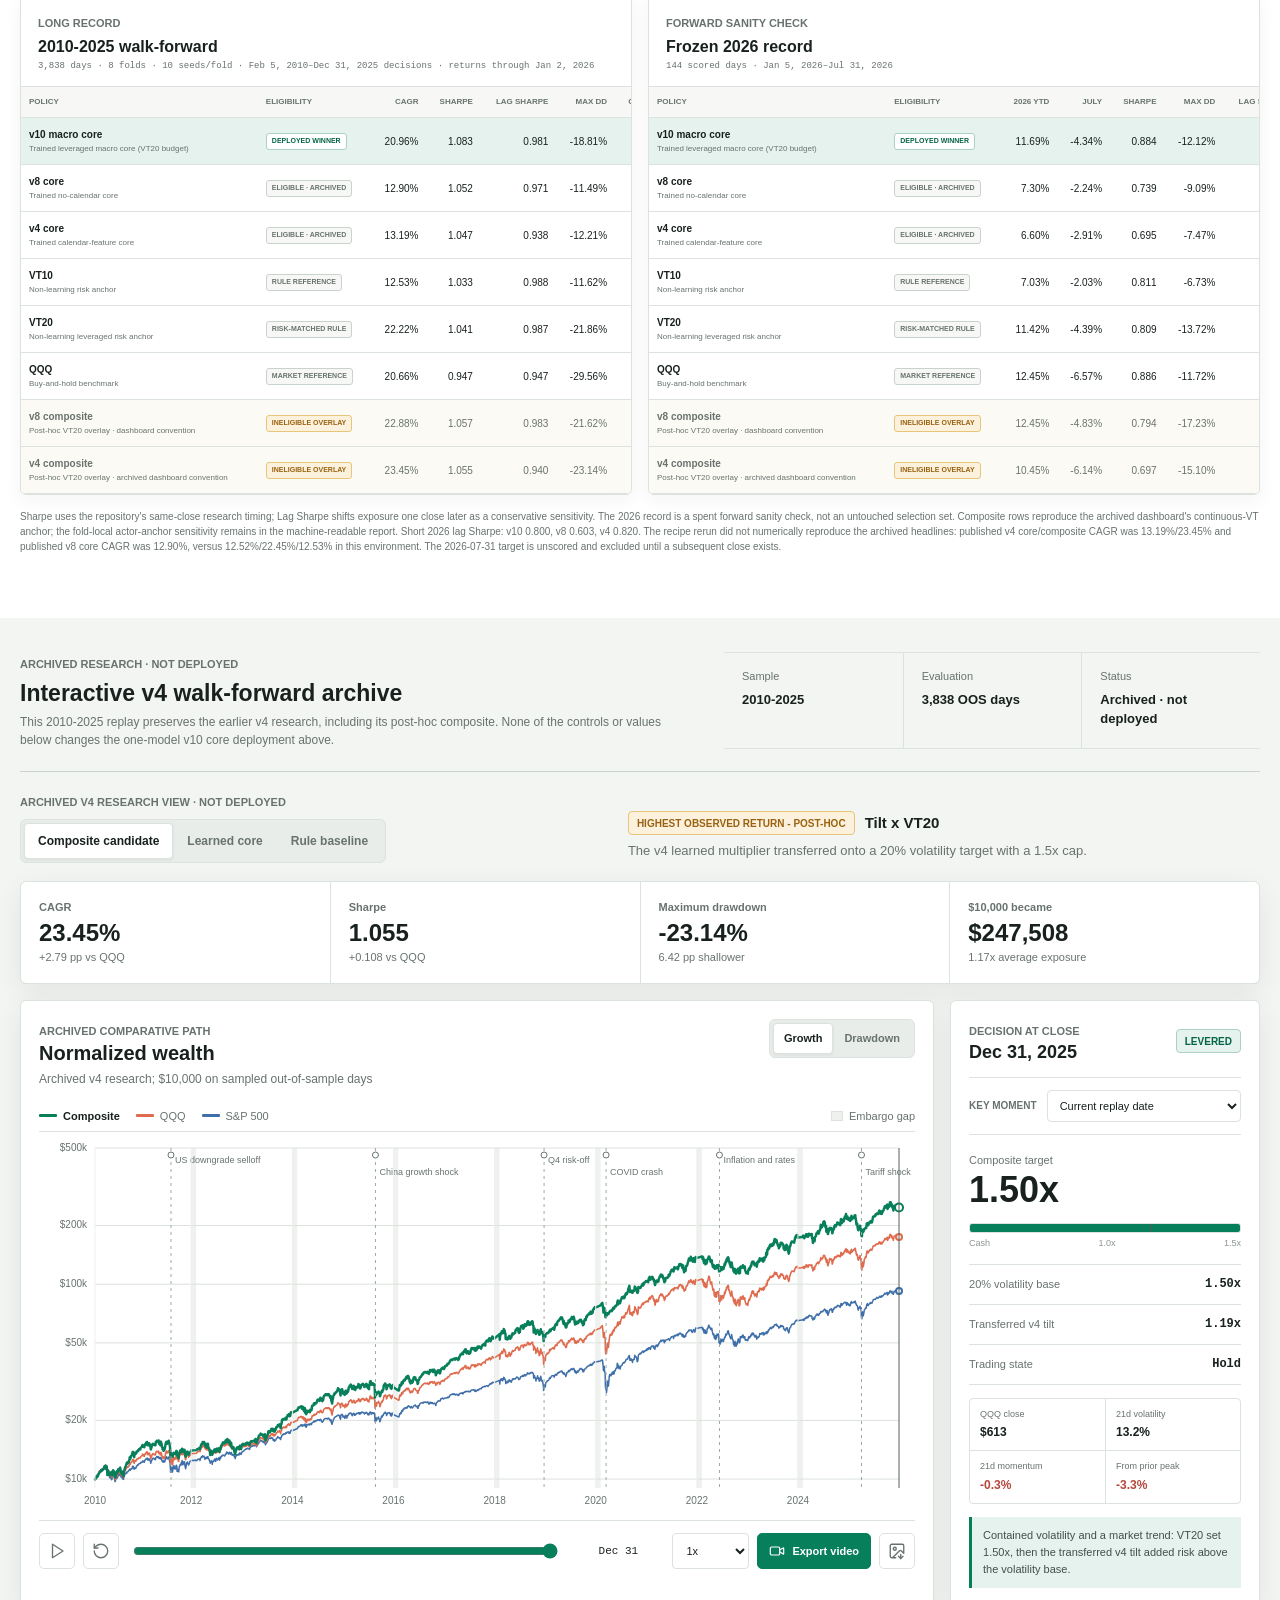
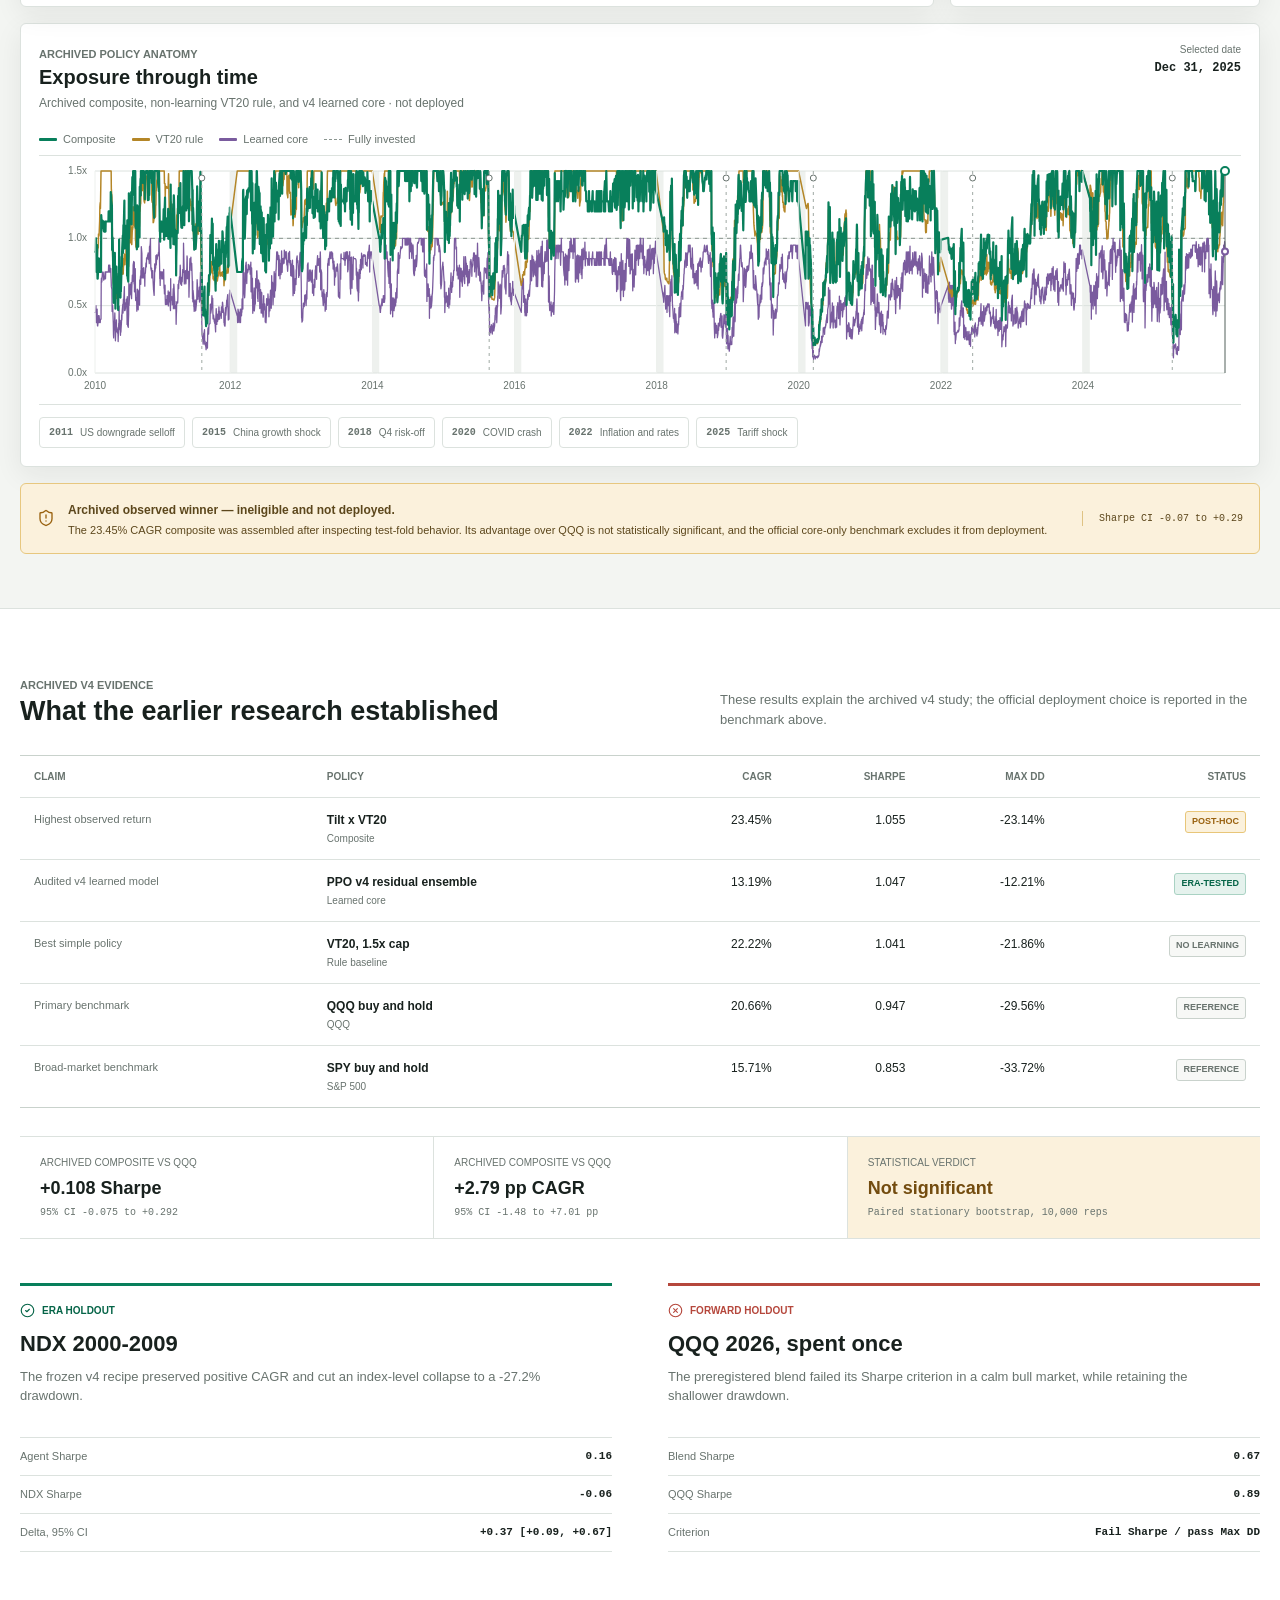
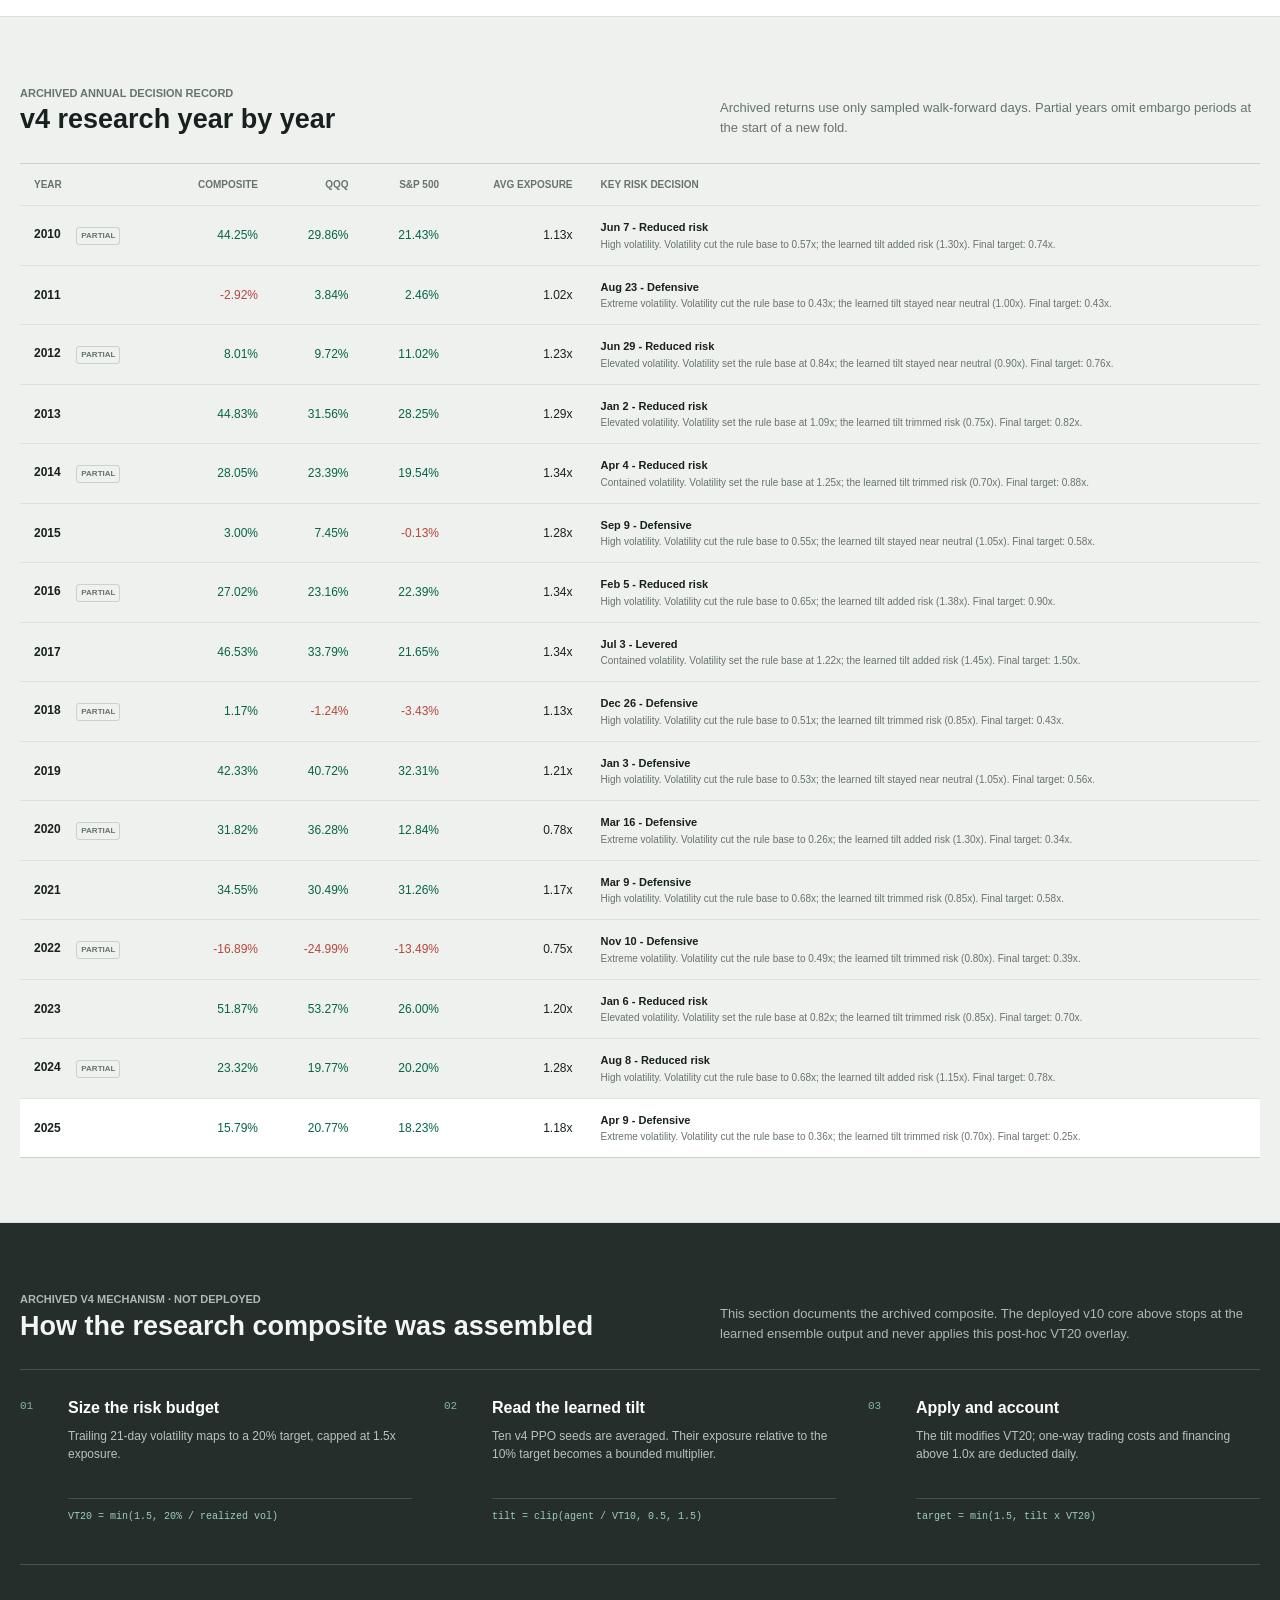
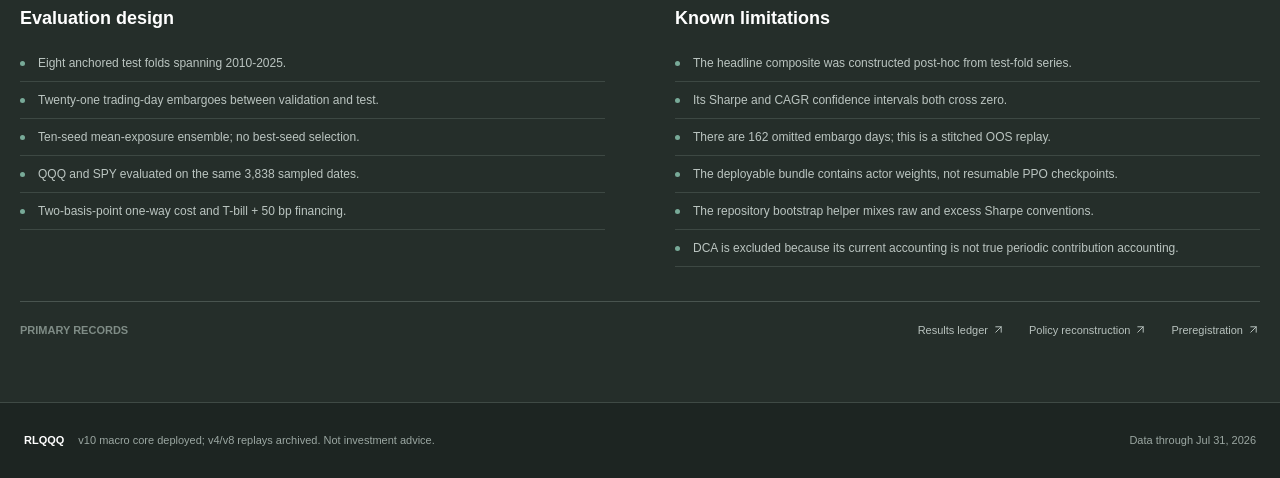
<file: docs/research.html>
<!doctype html>
<html lang="en">
  <head>
    <meta charset="utf-8">
    <meta name="viewport" content="width=device-width, initial-scale=1">
    <meta
      name="description"
      content="Verified browser deployment of the RLQQQ v10 macro core, its official model benchmark, and an archived v4 research replay."
    >
    <meta name="theme-color" content="#f4f6f3">
    <title>RLQQQ v10 Macro Core Deployment</title>
    <link rel="icon" href="favicon.svg" type="image/svg+xml">
    <link rel="stylesheet" href="assets/dashboard.css">
    <script defer src="assets/lucide.min.js"></script>
    <script defer src="assets/dashboard.js"></script>
  </head>
  <body>
    <a class="skip-link" href="#main-content">Skip to dashboard</a>

    <header class="app-header">
      <div class="header-inner">
        <a class="brand" href="#deployment" aria-label="RLQQQ deployment dashboard home">
          <span class="brand-mark" aria-hidden="true">RQ</span>
          <span>
            <strong>RLQQQ</strong>
            <small>One browser model</small>
          </span>
        </a>

        <nav class="top-nav" aria-label="Dashboard sections">
          <a href="#deployment">v10 winner</a>
          <a href="#live">Live core</a>
          <a href="#benchmark">Benchmark</a>
          <a href="#replay">Archive</a>
          <a href="#evidence">Evidence</a>
        </nav>

        <a
          class="icon-button tooltip"
          href="https://github.com/linjiw/rlqqq"
          aria-label="View source repository"
          data-tooltip="View source"
        >
          <i data-lucide="github" aria-hidden="true"></i>
        </a>
      </div>
    </header>

    <main id="main-content">
      <section class="overview-band" id="deployment" aria-labelledby="page-title">
        <div class="overview-copy">
          <div class="eyebrow">
            <span class="status-dot" aria-hidden="true"></span>
            v10 deployment winner · one model deployed · paper only
          </div>
          <h1 id="page-title">v10 macro core is the browser deployment winner</h1>
          <p>
            The browser deploys only the frozen v10 macro (leveraged) core, selected
            from trained core policies by the official benchmark. Post-hoc
            composite overlays remain research artifacts and are never served
            as the live target. This is a research and paper-trading signal,
            not a policy qualified for capital deployment.
          </p>
        </div>
        <div class="overview-facts" aria-label="Deployment facts">
          <div>
            <span>Deployed policy</span>
            <strong>v10 core only</strong>
          </div>
          <div>
            <span>Deployment scope</span>
            <strong>Browser research only</strong>
          </div>
          <div>
            <span>Exposure cap</span>
            <strong>1.5x, financed at T-bill +50bp</strong>
          </div>
        </div>
      </section>

      <section class="live-band" id="live" aria-labelledby="live-title">
        <div class="content-width">
          <div class="live-heading">
            <div>
              <span class="section-kicker">Deployed model · latest delayed close</span>
              <h2 id="live-title">v10 macro core browser research deployment</h2>
              <p>One frozen model; QQQ core exposure for the next close-to-close session</p>
            </div>
            <div class="live-freshness">
              <span class="live-status is-loading" id="live-status">
                <i data-lucide="loader-circle" aria-hidden="true"></i>
                Verifying ONNX
              </span>
              <time id="live-as-of">Awaiting market data</time>
            </div>
          </div>

          <section
            class="browser-verification is-loading"
            id="browser-verification"
            aria-labelledby="browser-verification-title"
            aria-busy="true"
          >
            <div class="browser-verification-heading">
              <div>
                <span class="section-kicker">Local inference audit</span>
                <h3 id="browser-verification-title">Browser policy verification</h3>
              </div>
              <strong
                class="browser-verification-status"
                id="browser-verification-status"
                role="status"
                aria-live="polite"
              >
                <i data-lucide="loader-circle" aria-hidden="true"></i>
                Verifying ONNX
              </strong>
            </div>

            <dl class="browser-parity" aria-label="Model parity checks">
              <div>
                <dt>Model parity</dt>
                <dd id="verification-model">Checking version</dd>
              </div>
              <div>
                <dt>Source parity</dt>
                <dd id="verification-source">Checking Python replay</dd>
              </div>
              <div>
                <dt>Hash parity</dt>
                <dd id="verification-hash">Checking artifacts</dd>
              </div>
              <div>
                <dt>Date parity</dt>
                <dd id="verification-date">Checking latest session</dd>
              </div>
            </dl>

            <div class="browser-votes" aria-label="Ten-seed action vote counts">
              <span>10-seed action votes</span>
              <div>
                <span>Below anchor <strong id="verification-vote-low">--</strong></span>
                <span>At anchor <strong id="verification-vote-middle">--</strong></span>
                <span>Above anchor <strong id="verification-vote-high">--</strong></span>
                <span class="browser-vote-total" id="verification-vote-total">-- / 10</span>
              </div>
            </div>

            <p class="browser-verification-detail" id="browser-verification-detail">
              Loading the frozen model and replaying its Python reference in this browser.
              Current exposure remains withheld until every check passes.
            </p>
          </section>

          <div class="live-grid" id="live-grid" aria-busy="true">
            <article class="live-signal-panel">
              <div class="live-panel-label">
                <span>Deployed v10 core</span>
                <span class="stance-badge is-defensive" id="live-stance">--</span>
              </div>
              <div class="live-target">
                <strong id="live-learned-target">--</strong>
                <span id="live-posture">Exposure withheld pending verification</span>
              </div>
              <div
                class="live-gauge"
                id="live-gauge"
                role="img"
                aria-label="Current v10 core exposure on a zero to one-point-five times scale"
              >
                <span id="live-gauge-fill"></span>
                <i id="live-gauge-range"></i>
                <b aria-hidden="true"></b>
              </div>
              <div class="gauge-labels" aria-hidden="true">
                <span>Cash</span>
                <span>0.75x</span>
                <span>1.5x</span>
              </div>
              <dl class="live-decision-chain">
                <div>
                  <dt>Volatility anchor</dt>
                  <dd id="live-vt10">--</dd>
                </div>
                <div>
                  <dt>Learned residual</dt>
                  <dd id="live-tilt">--</dd>
                </div>
                <div>
                  <dt>Seed range</dt>
                  <dd id="live-seed-range">--</dd>
                </div>
              </dl>
              <p class="live-explanation" id="live-explanation">
                Browser verification must pass before the current exposure is shown.
              </p>
            </article>

            <article class="live-market-panel">
              <div class="live-panel-label">
                <span>Market state</span>
                <strong>QQQ</strong>
              </div>
              <div class="live-market-grid">
                <div>
                  <span>Adjusted close</span>
                  <strong id="live-price">--</strong>
                  <small id="live-daily-change">--</small>
                </div>
                <div>
                  <span>21d volatility</span>
                  <strong id="live-volatility">--</strong>
                  <small>Annualized</small>
                </div>
                <div>
                  <span>21d momentum</span>
                  <strong id="live-momentum">--</strong>
                  <small>Close to close</small>
                </div>
                <div>
                  <span>From peak</span>
                  <strong id="live-drawdown">--</strong>
                  <small id="live-vix">VIX --</small>
                </div>
              </div>
              <div class="live-provenance">
                <span id="live-source">Delayed research feed</span>
                <span id="live-generated">Generation pending</span>
              </div>
            </article>

            <article class="live-path-panel">
              <div class="live-path-heading">
                <div>
                  <span class="section-kicker">Recent behavior</span>
                  <h3>90-session v10 core path</h3>
                </div>
                <div class="chart-legend" aria-label="Live signal chart series">
                  <span><i class="legend-swatch learned-swatch"></i>Deployed v10 core</span>
                  <span><i class="legend-swatch rule-swatch"></i>VT10 anchor</span>
                  <span><i class="range-swatch"></i>Seed range</span>
                </div>
              </div>
              <div class="live-chart-wrap">
                <canvas
                  id="live-chart"
                  role="img"
                  aria-label="Recent deployed v10 core exposure, volatility anchor, and ensemble seed range on a zero to one-point-five times scale"
                ></canvas>
                <div class="live-chart-message" id="live-chart-message" role="status">
                  Loading forward signal path
                </div>
              </div>
            </article>
          </div>

          <aside class="live-disclosure" aria-label="Live signal limitations">
            <i data-lucide="flask-conical" aria-hidden="true"></i>
            <p>
              <strong>v10 macro core is the sole deployed policy.</strong>
              Official 2010-2025 benchmark: 20.96% CAGR, 1.083 Sharpe,
              -18.81% maximum drawdown, and 1.115 Calmar. The leveraged core is
              capped at 1.5x with exposure above 1.0x financed at T-bill +50bp. Its current target appears only after this
              browser's ONNX replay matches the Python reference. Research
              provenance uses a 2023-12-31 decision-date cutoff; the final
              training feature row is 2023-12-29 and its reward realizes on
              2024-01-02. Research and paper-trading exposure target; not capital-deployment
              qualified, personalized advice, or an execution order.
            </p>
            <a
              href="https://github.com/linjiw/rlqqq/blob/master/results/forward_log.csv"
            >
              Decision log <i data-lucide="arrow-up-right" aria-hidden="true"></i>
            </a>
          </aside>
        </div>
      </section>

      <section
        class="content-band benchmark-band"
        id="benchmark"
        aria-labelledby="benchmark-title"
        aria-busy="true"
      >
        <div class="content-width">
          <div class="section-heading">
            <div>
              <span class="section-kicker">Official model selection</span>
              <h2 id="benchmark-title">One winner, measured on two records</h2>
            </div>
            <p>
              The browser reads the checked benchmark artifact directly. Only
              trained core policies were eligible to win deployment.
            </p>
          </div>

          <div class="benchmark-summary">
            <article class="benchmark-winner-card">
              <div class="benchmark-card-heading">
                <span class="benchmark-status is-loading" id="benchmark-status" role="status">
                  <i data-lucide="loader-circle" aria-hidden="true"></i>
                  Loading benchmark
                </span>
                <span id="benchmark-evaluated">Evaluation pending</span>
              </div>
              <span class="section-kicker">Deployment winner</span>
              <h3 id="benchmark-winner">v10 macro core</h3>
              <p id="benchmark-rule">
                Loading the official selection rule from the benchmark artifact.
              </p>
              <dl class="benchmark-winner-metrics">
                <div><dt>CAGR</dt><dd id="benchmark-winner-cagr">--</dd></div>
                <div><dt>Sharpe</dt><dd id="benchmark-winner-sharpe">--</dd></div>
                <div><dt>Max DD</dt><dd id="benchmark-winner-drawdown">--</dd></div>
                <div><dt>Calmar</dt><dd id="benchmark-winner-calmar">--</dd></div>
              </dl>
            </article>

            <aside class="benchmark-ineligible" aria-labelledby="benchmark-ineligible-title">
              <i data-lucide="shield-x" aria-hidden="true"></i>
              <div>
                <span class="section-kicker">Eligibility boundary</span>
                <h3 id="benchmark-ineligible-title">Why composite is ineligible</h3>
                <p id="benchmark-ineligible-copy">
                  Composite policies are post-hoc volatility-budget overlays,
                  not separately trained models. They remain visible only in
                  archived research and cannot become the deployed target.
                </p>
              </div>
            </aside>
          </div>

          <aside class="capital-qualification" aria-labelledby="capital-qualification-title">
            <i data-lucide="badge-alert" aria-hidden="true"></i>
            <div>
              <span class="section-kicker">Capital qualification</span>
              <h3 id="capital-qualification-title">Not qualified for capital deployment</h3>
              <p id="benchmark-capital-reason">
                Loading the conservative timing evidence from the official benchmark.
              </p>
            </div>
            <strong id="benchmark-lag-verdict">One-close-lag check pending</strong>
          </aside>

          <div class="benchmark-tables">
            <article class="benchmark-table-card">
              <div>
                <span class="section-kicker">Long record</span>
                <h3>2010-2025 walk-forward</h3>
                <p id="benchmark-historical-period">Loading period details</p>
              </div>
              <div class="benchmark-table-wrap">
                <table class="benchmark-table">
                  <caption class="sr-only">Official 2010 through 2025 policy benchmark</caption>
                  <thead>
                    <tr>
                      <th scope="col">Policy</th>
                      <th scope="col">Eligibility</th>
                      <th scope="col">CAGR</th>
                      <th scope="col">Sharpe</th>
                      <th scope="col"><span class="sr-only">One-close-lag </span>Lag Sharpe</th>
                      <th scope="col">Max DD</th>
                      <th scope="col">Calmar</th>
                    </tr>
                  </thead>
                  <tbody id="benchmark-historical-body">
                    <tr><td colspan="7">Loading official benchmark</td></tr>
                  </tbody>
                </table>
              </div>
            </article>

            <article class="benchmark-table-card">
              <div>
                <span class="section-kicker">Forward sanity check</span>
                <h3>Frozen 2026 record</h3>
                <p id="benchmark-forward-period">Loading period details</p>
              </div>
              <div class="benchmark-table-wrap">
                <table class="benchmark-table">
                  <caption class="sr-only">Official frozen 2026 policy benchmark</caption>
                  <thead>
                    <tr>
                      <th scope="col">Policy</th>
                      <th scope="col">Eligibility</th>
                      <th scope="col">2026 YTD</th>
                      <th scope="col">July</th>
                      <th scope="col">Sharpe</th>
                      <th scope="col">Max DD</th>
                      <th scope="col"><span class="sr-only">One-close-lag </span>Lag Sharpe</th>
                    </tr>
                  </thead>
                  <tbody id="benchmark-forward-body">
                    <tr><td colspan="7">Loading official benchmark</td></tr>
                  </tbody>
                </table>
              </div>
            </article>
          </div>

          <p class="benchmark-note" id="benchmark-note">
            The 2026 record is a spent forward sanity check, not an untouched
            model-selection set. The July 31 signal is not included until a
            subsequent close exists.
          </p>
        </div>
      </section>

      <div class="dashboard-width">
        <section class="archive-intro" id="replay" aria-labelledby="archive-title">
          <div>
            <span class="section-kicker">Archived research · not deployed</span>
            <h2 id="archive-title">Interactive v4 walk-forward archive</h2>
            <p>
              This 2010-2025 replay preserves the earlier v4 research,
              including its post-hoc composite. None of the controls or values
              below changes the one-model v10 core deployment above.
            </p>
          </div>
          <div class="overview-facts archive-facts" aria-label="Archived replay facts">
            <div>
              <span>Sample</span>
              <strong id="sample-range">2010-2025</strong>
            </div>
            <div>
              <span>Evaluation</span>
              <strong id="sample-days">3,838 OOS days</strong>
            </div>
            <div>
              <span>Status</span>
              <strong>Archived · not deployed</strong>
            </div>
          </div>
        </section>

        <section class="policy-toolbar" aria-label="Archived v4 research policy selection">
          <div>
            <span class="field-label">Archived v4 research view · not deployed</span>
            <div class="segmented-control" role="group" aria-label="Policy view">
              <button
                class="segment is-active"
                type="button"
                aria-pressed="true"
                data-policy="composite"
              >
                Composite candidate
              </button>
              <button
                class="segment"
                type="button"
                aria-pressed="false"
                data-policy="learned"
              >
                Learned core
              </button>
              <button
                class="segment"
                type="button"
                aria-pressed="false"
                data-policy="vt20"
              >
                Rule baseline
              </button>
            </div>
          </div>
          <div class="policy-identity">
            <span class="classification" id="policy-status">Post-hoc candidate</span>
            <strong id="policy-name">Tilt x VT20</strong>
            <p id="policy-description">
              The learned v4 multiplier transferred onto a 20% volatility target.
            </p>
          </div>
        </section>

        <section class="metric-strip" aria-label="Selected archived v4 research policy performance">
          <article class="metric">
            <span>CAGR</span>
            <strong id="metric-cagr">23.45%</strong>
            <small id="metric-cagr-delta">+2.79 pp vs QQQ</small>
          </article>
          <article class="metric">
            <span>Sharpe</span>
            <strong id="metric-sharpe">1.055</strong>
            <small id="metric-sharpe-delta">+0.108 vs QQQ</small>
          </article>
          <article class="metric">
            <span>Maximum drawdown</span>
            <strong id="metric-drawdown">-23.14%</strong>
            <small id="metric-drawdown-delta">6.42 pp shallower</small>
          </article>
          <article class="metric">
            <span>$10,000 became</span>
            <strong id="metric-wealth">$247,508</strong>
            <small id="metric-exposure">1.17x average exposure</small>
          </article>
        </section>

        <section class="replay-grid" aria-label="Interactive archived v4 research replay">
          <article class="chart-panel">
            <div class="panel-heading">
              <div>
                <span class="section-kicker">Archived comparative path</span>
                <h2 id="wealth-chart-title">Normalized wealth</h2>
                <p>Archived v4 research; $10,000 on sampled out-of-sample days</p>
              </div>
              <div class="segmented-control compact" role="group" aria-label="Chart mode">
                <button
                  class="segment is-active"
                  type="button"
                  aria-pressed="true"
                  data-chart-mode="wealth"
                >
                  Growth
                </button>
                <button
                  class="segment"
                  type="button"
                  aria-pressed="false"
                  data-chart-mode="drawdown"
                >
                  Drawdown
                </button>
              </div>
            </div>

            <div class="chart-legend" aria-label="Chart series">
              <span><i class="legend-swatch policy-swatch"></i><b id="legend-policy">Composite</b></span>
              <span><i class="legend-swatch qqq-swatch"></i>QQQ</span>
              <span><i class="legend-swatch spy-swatch"></i>S&amp;P 500</span>
              <span class="legend-note"><i class="gap-swatch"></i>Embargo gap</span>
            </div>

            <div class="wealth-chart-wrap">
              <canvas
                id="wealth-chart"
                role="img"
                aria-label="Animated normalized wealth chart comparing the selected policy, QQQ, and SPY"
              ></canvas>
              <div class="chart-loading" id="chart-loading" role="status">
                Loading policy series
              </div>
            </div>

            <div class="replay-controls">
              <button
                class="icon-button control-button tooltip"
                id="play-button"
                type="button"
                aria-label="Play replay"
                data-tooltip="Play replay"
              >
                <i data-lucide="play" aria-hidden="true"></i>
              </button>
              <button
                class="icon-button control-button tooltip"
                id="reset-button"
                type="button"
                aria-label="Reset replay"
                data-tooltip="Reset replay"
              >
                <i data-lucide="rotate-ccw" aria-hidden="true"></i>
              </button>
              <label class="timeline-control">
                <span class="sr-only">Replay date</span>
                <input id="timeline" type="range" min="0" max="3837" value="3837">
              </label>
              <output id="replay-date" for="timeline">Dec 31, 2025</output>
              <label class="speed-control">
                <span class="sr-only">Playback speed</span>
                <select id="speed-select" aria-label="Playback speed">
                  <option value="0.5">0.5x</option>
                  <option value="1" selected>1x</option>
                  <option value="2">2x</option>
                  <option value="4">4x</option>
                </select>
              </label>
              <button class="command-button" id="video-button" type="button">
                <i data-lucide="video" aria-hidden="true"></i>
                Export video
              </button>
              <button
                class="icon-button control-button tooltip"
                id="image-button"
                type="button"
                aria-label="Export current frame as PNG"
                data-tooltip="Export PNG"
              >
                <i data-lucide="image-down" aria-hidden="true"></i>
              </button>
            </div>
            <div class="export-status" id="export-status" aria-live="polite"></div>
          </article>

          <aside class="decision-panel" aria-labelledby="decision-title">
            <div class="decision-heading">
              <div>
                <span class="section-kicker">Decision at close</span>
                <h2 id="decision-title">Dec 31, 2025</h2>
              </div>
              <span class="stance-badge" id="stance-badge">Levered</span>
            </div>

            <label class="event-select-label">
              <span>Key moment</span>
              <select id="event-select">
                <option value="">Current replay date</option>
              </select>
            </label>

            <div class="target-block">
              <span id="target-label">Composite target</span>
              <strong id="target-value">1.50x</strong>
              <div class="exposure-gauge" aria-hidden="true">
                <span id="exposure-gauge-fill"></span>
                <i class="gauge-one-marker"></i>
              </div>
              <div class="gauge-labels" aria-hidden="true">
                <span>Cash</span>
                <span>1.0x</span>
                <span>1.5x</span>
              </div>
            </div>

            <dl class="decision-chain">
              <div>
                <dt id="base-label">20% volatility base</dt>
                <dd id="base-value">1.50x</dd>
              </div>
              <div>
                <dt id="tilt-label">Learned residual tilt</dt>
                <dd id="tilt-value">1.19x</dd>
              </div>
              <div>
                <dt>Trading state</dt>
                <dd id="turnover-value">Hold</dd>
              </div>
            </dl>

            <div class="market-state">
              <div>
                <span>QQQ close</span>
                <strong id="state-price">$0.00</strong>
              </div>
              <div>
                <span>21d volatility</span>
                <strong id="state-volatility">0.0%</strong>
              </div>
              <div>
                <span>21d momentum</span>
                <strong id="state-momentum">0.0%</strong>
              </div>
              <div>
                <span>From prior peak</span>
                <strong id="state-drawdown">0.0%</strong>
              </div>
            </div>

            <p class="decision-read" id="decision-read">
              Volatility set the rule base; the learned tilt adjusted the final
              exposure.
            </p>
          </aside>
        </section>

        <section class="exposure-panel" aria-labelledby="exposure-title">
          <div class="panel-heading">
            <div>
              <span class="section-kicker">Archived policy anatomy</span>
              <h2 id="exposure-title">Exposure through time</h2>
              <p>Archived composite, non-learning VT20 rule, and v4 learned core · not deployed</p>
            </div>
            <div class="exposure-readout">
              <span>Selected date</span>
              <strong id="exposure-date">Dec 31, 2025</strong>
            </div>
          </div>
          <div class="chart-legend" aria-label="Exposure chart series">
            <span><i class="legend-swatch policy-swatch"></i>Composite</span>
            <span><i class="legend-swatch rule-swatch"></i>VT20 rule</span>
            <span><i class="legend-swatch learned-swatch"></i>Learned core</span>
            <span><i class="full-marker"></i>Fully invested</span>
          </div>
          <div class="exposure-chart-wrap">
            <canvas
              id="exposure-chart"
              role="img"
              aria-label="Animated chart of policy, volatility rule, and learned model exposure"
            ></canvas>
          </div>
          <div class="event-strip" id="event-strip" aria-label="Key market events"></div>
        </section>

        <aside class="integrity-banner" aria-label="Research status">
          <i data-lucide="shield-alert" aria-hidden="true"></i>
          <div>
            <strong>Archived observed winner — ineligible and not deployed.</strong>
            <p>
              The 23.45% CAGR composite was assembled after inspecting test-fold
              behavior. Its advantage over QQQ is not statistically significant,
              and the official core-only benchmark excludes it from deployment.
            </p>
          </div>
          <span id="integrity-ci">95% CI crosses zero</span>
        </aside>
      </div>

      <section class="content-band" id="evidence" aria-labelledby="evidence-title">
        <div class="content-width">
          <div class="section-heading">
            <div>
              <span class="section-kicker">Archived v4 evidence</span>
              <h2 id="evidence-title">What the earlier research established</h2>
            </div>
            <p>
              These results explain the archived v4 study; the official
              deployment choice is reported in the benchmark above.
            </p>
          </div>

          <div class="policy-table-wrap">
            <table class="policy-table">
              <thead>
                <tr>
                  <th scope="col">Claim</th>
                  <th scope="col">Policy</th>
                  <th scope="col">CAGR</th>
                  <th scope="col">Sharpe</th>
                  <th scope="col">Max DD</th>
                  <th scope="col">Status</th>
                </tr>
              </thead>
              <tbody id="policy-table-body"></tbody>
            </table>
          </div>

          <div class="inference-row">
            <div>
              <span>Archived composite vs QQQ</span>
              <strong id="inference-sharpe">+0.108 Sharpe</strong>
              <p id="inference-sharpe-ci">95% CI -0.075 to +0.292</p>
            </div>
            <div>
              <span>Archived composite vs QQQ</span>
              <strong id="inference-cagr">+2.79 pp CAGR</strong>
              <p id="inference-cagr-ci">95% CI -1.48 to +7.01 pp</p>
            </div>
            <div class="inference-verdict">
              <span>Statistical verdict</span>
              <strong>Not significant</strong>
              <p>Paired stationary bootstrap, 10,000 reps</p>
            </div>
          </div>

          <div class="holdout-grid">
            <article>
              <div class="holdout-label">
                <i data-lucide="check-circle-2" aria-hidden="true"></i>
                Era holdout
              </div>
              <h3>NDX 2000-2009</h3>
              <p>
                The frozen v4 recipe preserved positive CAGR and cut an
                index-level collapse to a -27.2% drawdown.
              </p>
              <dl>
                <div><dt>Agent Sharpe</dt><dd id="era-agent-sharpe">0.16</dd></div>
                <div><dt>NDX Sharpe</dt><dd id="era-benchmark-sharpe">-0.06</dd></div>
                <div><dt>Delta, 95% CI</dt><dd id="era-delta">+0.37 [+0.09, +0.67]</dd></div>
              </dl>
            </article>
            <article>
              <div class="holdout-label caution">
                <i data-lucide="x-circle" aria-hidden="true"></i>
                Forward holdout
              </div>
              <h3>QQQ 2026, spent once</h3>
              <p>
                The preregistered blend failed its Sharpe criterion in a calm
                bull market, while retaining the shallower drawdown.
              </p>
              <dl>
                <div><dt>Blend Sharpe</dt><dd id="forward-agent-sharpe">0.67</dd></div>
                <div><dt>QQQ Sharpe</dt><dd id="forward-benchmark-sharpe">0.89</dd></div>
                <div><dt>Criterion</dt><dd>Fail Sharpe / pass Max DD</dd></div>
              </dl>
            </article>
          </div>
        </div>
      </section>

      <section class="content-band years-band" id="years" aria-labelledby="years-title">
        <div class="content-width">
          <div class="section-heading">
            <div>
              <span class="section-kicker">Archived annual decision record</span>
              <h2 id="years-title">v4 research year by year</h2>
            </div>
            <p>
              Archived returns use only sampled walk-forward days. Partial
              years omit embargo periods at the start of a new fold.
            </p>
          </div>

          <div class="year-table-wrap">
            <table class="year-table">
              <thead>
                <tr>
                  <th scope="col">Year</th>
                  <th scope="col" id="year-policy-heading">Composite</th>
                  <th scope="col">QQQ</th>
                  <th scope="col">S&amp;P 500</th>
                  <th scope="col">Avg exposure</th>
                  <th scope="col">Key risk decision</th>
                </tr>
              </thead>
              <tbody id="year-table-body"></tbody>
            </table>
          </div>
        </div>
      </section>

      <section class="method-band" id="methodology" aria-labelledby="method-title">
        <div class="content-width">
          <div class="section-heading">
            <div>
              <span class="section-kicker">Archived v4 mechanism · not deployed</span>
              <h2 id="method-title">How the research composite was assembled</h2>
            </div>
            <p>
              This section documents the archived composite. The deployed v10
              core above stops at the learned ensemble output and never applies
              this post-hoc VT20 overlay.
            </p>
          </div>

          <ol class="decision-steps">
            <li>
              <span>01</span>
              <div>
                <h3>Size the risk budget</h3>
                <p>
                  Trailing 21-day volatility maps to a 20% target, capped at
                  1.5x exposure.
                </p>
                <code>VT20 = min(1.5, 20% / realized vol)</code>
              </div>
            </li>
            <li>
              <span>02</span>
              <div>
                <h3>Read the learned tilt</h3>
                <p>
                  Ten v4 PPO seeds are averaged. Their exposure relative to the
                  10% target becomes a bounded multiplier.
                </p>
                <code>tilt = clip(agent / VT10, 0.5, 1.5)</code>
              </div>
            </li>
            <li>
              <span>03</span>
              <div>
                <h3>Apply and account</h3>
                <p>
                  The tilt modifies VT20; one-way trading costs and financing
                  above 1.0x are deducted daily.
                </p>
                <code>target = min(1.5, tilt x VT20)</code>
              </div>
            </li>
          </ol>

          <div class="method-grid">
            <article>
              <h3>Evaluation design</h3>
              <ul>
                <li>Eight anchored test folds spanning 2010-2025.</li>
                <li>Twenty-one trading-day embargoes between validation and test.</li>
                <li>Ten-seed mean-exposure ensemble; no best-seed selection.</li>
                <li>QQQ and SPY evaluated on the same 3,838 sampled dates.</li>
                <li>Two-basis-point one-way cost and T-bill + 50 bp financing.</li>
              </ul>
            </article>
            <article>
              <h3>Known limitations</h3>
              <ul>
                <li>The headline composite was constructed post-hoc from test-fold series.</li>
                <li>Its Sharpe and CAGR confidence intervals both cross zero.</li>
                <li>There are 162 omitted embargo days; this is a stitched OOS replay.</li>
                <li>The deployable bundle contains actor weights, not resumable PPO checkpoints.</li>
                <li>The repository bootstrap helper mixes raw and excess Sharpe conventions.</li>
                <li>DCA is excluded because its current accounting is not true periodic contribution accounting.</li>
              </ul>
            </article>
          </div>

          <div class="source-row">
            <span>Primary records</span>
            <a href="https://github.com/linjiw/rlqqq/blob/master/results/RESULTS.md">
              Results ledger <i data-lucide="arrow-up-right" aria-hidden="true"></i>
            </a>
            <a href="https://github.com/linjiw/rlqqq/blob/master/results/live_decision_snapshot.md">
              Policy reconstruction <i data-lucide="arrow-up-right" aria-hidden="true"></i>
            </a>
            <a href="https://github.com/linjiw/rlqqq/blob/master/docs/holdout_preregistration.md">
              Preregistration <i data-lucide="arrow-up-right" aria-hidden="true"></i>
            </a>
          </div>
        </div>
      </section>
    </main>

    <footer>
      <div>
        <strong>RLQQQ</strong>
        <span>v10 macro core deployed; v4/v8 replays archived. Not investment advice.</span>
      </div>
      <span id="footer-as-of">Data through July 31, 2026</span>
    </footer>

    <noscript>
      <div class="noscript-message">
        This dashboard requires JavaScript to render the policy replay.
      </div>
    </noscript>
  </body>
</html>
</file>
<file: docs/assets/dashboard.css>
:root {
  color-scheme: light;
  --page: #f3f5f2;
  --surface: #ffffff;
  --surface-soft: #f7f8f6;
  --ink: #18211e;
  --muted: #68736e;
  --faint: #8b9690;
  --border: #dce2de;
  --border-strong: #c9d2cc;
  --policy: #087f5b;
  --policy-dark: #056447;
  --policy-soft: #e5f2ed;
  --qqq: #df6c4f;
  --spy: #3f6fa8;
  --learned: #7a5b9e;
  --rule: #b48627;
  --warning: #9a6210;
  --warning-soft: #fbf1dc;
  --danger: #b5473c;
  --danger-soft: #fae9e6;
  --shadow: 0 8px 28px rgb(22 34 29 / 7%);
  --radius: 6px;
  --content: 1320px;
  --font: Inter, ui-sans-serif, -apple-system, BlinkMacSystemFont, "Segoe UI",
    sans-serif;
  --mono: "SFMono-Regular", Consolas, "Liberation Mono", monospace;
}

* {
  box-sizing: border-box;
  letter-spacing: 0;
}

html {
  scroll-behavior: smooth;
  overflow-x: hidden;
  overflow-x: clip;
}

body {
  margin: 0;
  min-width: 320px;
  overflow-x: hidden;
  overflow-x: clip;
  color: var(--ink);
  background: var(--page);
  font-family: var(--font);
  font-size: 15px;
  line-height: 1.5;
  -webkit-font-smoothing: antialiased;
}

button,
select,
input {
  color: inherit;
  font: inherit;
}

button,
a,
select,
input[type="range"] {
  -webkit-tap-highlight-color: transparent;
}

button {
  border: 0;
}

a {
  color: inherit;
  text-decoration: none;
}

svg {
  width: 18px;
  height: 18px;
  stroke-width: 1.8;
}

h1,
h2,
h3,
p {
  margin-top: 0;
}

h1,
h2,
h3,
strong {
  font-weight: 680;
}

h1 {
  margin-bottom: 8px;
  font-size: 34px;
  line-height: 1.15;
}

h2 {
  margin-bottom: 4px;
  font-size: 20px;
  line-height: 1.25;
}

h3 {
  margin-bottom: 8px;
  font-size: 16px;
  line-height: 1.3;
}

.sr-only {
  position: absolute;
  width: 1px;
  height: 1px;
  padding: 0;
  margin: -1px;
  overflow: hidden;
  clip: rect(0, 0, 0, 0);
  white-space: nowrap;
  border: 0;
}

.skip-link {
  position: fixed;
  top: 10px;
  left: 10px;
  z-index: 100;
  padding: 8px 12px;
  border: 1px solid var(--border-strong);
  border-radius: 4px;
  background: var(--surface);
  transform: translateY(-150%);
}

.skip-link:focus {
  transform: translateY(0);
}

:focus-visible {
  outline: 3px solid rgb(8 127 91 / 24%);
  outline-offset: 2px;
}

.app-header {
  position: sticky;
  top: 0;
  z-index: 30;
  border-bottom: 1px solid var(--border);
  background: rgb(255 255 255 / 94%);
  backdrop-filter: blur(12px);
}

.header-inner {
  display: grid;
  grid-template-columns: minmax(180px, 1fr) auto minmax(180px, 1fr);
  align-items: center;
  width: min(calc(100% - 40px), var(--content));
  min-height: 64px;
  margin: 0 auto;
}

.brand {
  display: inline-flex;
  align-items: center;
  gap: 10px;
  width: max-content;
}

.brand-mark {
  display: grid;
  width: 34px;
  height: 34px;
  place-items: center;
  border: 1px solid var(--policy);
  border-radius: 5px;
  color: var(--policy-dark);
  background: var(--policy-soft);
  font-family: var(--mono);
  font-size: 12px;
  font-weight: 750;
}

.brand > span:last-child {
  display: flex;
  flex-direction: column;
  line-height: 1.15;
}

.brand strong {
  font-size: 15px;
}

.brand small {
  margin-top: 3px;
  color: var(--muted);
  font-size: 11px;
}

.top-nav {
  display: flex;
  align-items: center;
  gap: 28px;
  height: 64px;
}

.top-nav a {
  position: relative;
  display: flex;
  align-items: center;
  height: 100%;
  color: var(--muted);
  font-size: 13px;
  font-weight: 620;
}

.top-nav a:hover {
  color: var(--ink);
}

.top-nav a::after {
  position: absolute;
  right: 0;
  bottom: -1px;
  left: 0;
  height: 2px;
  background: var(--policy);
  content: "";
  opacity: 0;
}

.top-nav a:hover::after,
.top-nav a:focus-visible::after {
  opacity: 1;
}

.header-inner > .icon-button {
  justify-self: end;
}

.header-inner > .tooltip::after {
  right: 0;
  left: auto;
  transform: translateY(-2px);
}

.header-inner > .tooltip:hover::after,
.header-inner > .tooltip:focus-visible::after {
  transform: translateY(0);
}

.icon-button {
  position: relative;
  display: inline-grid;
  flex: 0 0 38px;
  width: 38px;
  height: 38px;
  padding: 0;
  place-items: center;
  border: 1px solid var(--border);
  border-radius: 5px;
  color: var(--muted);
  background: var(--surface);
  cursor: pointer;
}

.icon-button:hover {
  border-color: var(--border-strong);
  color: var(--ink);
  background: var(--surface-soft);
}

.icon-button:disabled,
.command-button:disabled {
  cursor: not-allowed;
  opacity: 0.5;
}

.tooltip::after {
  position: absolute;
  z-index: 50;
  top: calc(100% + 8px);
  left: 50%;
  width: max-content;
  max-width: 180px;
  padding: 5px 7px;
  border-radius: 4px;
  color: #ffffff;
  background: #26312d;
  content: attr(data-tooltip);
  font-size: 11px;
  line-height: 1.25;
  opacity: 0;
  pointer-events: none;
  transform: translateX(-50%) translateY(-2px);
  transition: opacity 120ms ease, transform 120ms ease;
}

.tooltip:hover::after,
.tooltip:focus-visible::after {
  opacity: 1;
  transform: translateX(-50%) translateY(0);
}

.overview-band {
  display: grid;
  grid-template-columns: minmax(0, 1.25fr) minmax(420px, 0.75fr);
  gap: 44px;
  align-items: end;
  padding: 36px max(24px, calc((100vw - var(--content)) / 2));
  border-bottom: 1px solid var(--border);
  background: var(--surface);
}

.overview-copy p {
  max-width: 700px;
  margin-bottom: 0;
  color: var(--muted);
  font-size: 16px;
}

.eyebrow,
.section-kicker,
.field-label {
  color: var(--muted);
  font-size: 11px;
  font-weight: 720;
  text-transform: uppercase;
}

.eyebrow {
  display: flex;
  align-items: center;
  gap: 7px;
  margin-bottom: 10px;
}

.status-dot {
  width: 7px;
  height: 7px;
  border-radius: 50%;
  background: var(--policy);
  box-shadow: 0 0 0 4px var(--policy-soft);
}

.overview-facts {
  display: grid;
  grid-template-columns: repeat(3, minmax(0, 1fr));
  border-top: 1px solid var(--border);
  border-bottom: 1px solid var(--border);
}

.overview-facts div {
  min-width: 0;
  padding: 15px 18px;
  border-left: 1px solid var(--border);
}

.overview-facts div:first-child {
  border-left: 0;
}

.overview-facts span,
.overview-facts strong {
  display: block;
}

.overview-facts span {
  margin-bottom: 5px;
  color: var(--muted);
  font-size: 11px;
}

.overview-facts strong {
  overflow-wrap: anywhere;
  font-size: 13px;
}

.live-band {
  padding: 32px 0 26px;
  border-bottom: 1px solid var(--border);
  background: #edf1ef;
}

.live-heading {
  display: flex;
  gap: 28px;
  align-items: flex-end;
  justify-content: space-between;
  margin-bottom: 15px;
}

.live-heading h2 {
  margin-bottom: 3px;
  font-size: 23px;
}

.live-heading p {
  margin-bottom: 0;
  color: var(--muted);
  font-size: 12px;
}

.live-freshness {
  display: flex;
  gap: 8px;
  align-items: center;
}

.live-freshness time {
  color: var(--muted);
  font-family: var(--mono);
  font-size: 10px;
}

.live-status {
  display: inline-flex;
  gap: 6px;
  align-items: center;
  min-height: 26px;
  padding: 3px 8px;
  border: 1px solid #a9d2c3;
  border-radius: 4px;
  color: var(--policy-dark);
  background: var(--policy-soft);
  font-size: 10px;
  font-weight: 740;
  text-transform: uppercase;
}

.live-status svg {
  width: 13px;
  height: 13px;
}

.live-status.is-loading svg {
  animation: live-spin 900ms linear infinite;
}

.live-status.is-stale {
  border-color: #e8c679;
  color: var(--warning);
  background: var(--warning-soft);
}

.live-status.is-error {
  border-color: #e2b4ad;
  color: var(--danger);
  background: var(--danger-soft);
}

@keyframes live-spin {
  to {
    transform: rotate(360deg);
  }
}

.browser-verification {
  display: grid;
  grid-template-columns: minmax(210px, 0.7fr) minmax(0, 1.8fr) minmax(280px, 0.8fr);
  gap: 12px 20px;
  align-items: center;
  margin-bottom: 12px;
  padding: 13px 15px 11px;
  border: 1px solid var(--border);
  border-radius: var(--radius);
  background: var(--surface);
  box-shadow: 0 5px 18px rgb(22 34 29 / 5%);
}

.browser-verification.is-verified {
  border-color: #b7d8cc;
}

.browser-verification.is-failed {
  border-color: #e2b4ad;
}

.browser-verification-heading {
  display: flex;
  gap: 10px;
  align-items: center;
  justify-content: space-between;
  min-width: 0;
}

.browser-verification-heading h3 {
  margin: 2px 0 0;
  font-size: 13px;
}

.browser-verification-status {
  display: inline-flex;
  flex: 0 0 auto;
  gap: 5px;
  align-items: center;
  min-height: 24px;
  padding: 3px 7px;
  border: 1px solid #d9c78f;
  border-radius: 4px;
  color: var(--warning);
  background: var(--warning-soft);
  font-size: 9px;
  font-weight: 760;
  text-transform: uppercase;
  white-space: nowrap;
}

.browser-verification-status svg {
  width: 12px;
  height: 12px;
}

.browser-verification.is-loading .browser-verification-status svg {
  animation: live-spin 900ms linear infinite;
}

.browser-verification.is-verified .browser-verification-status {
  border-color: #a9d2c3;
  color: var(--policy-dark);
  background: var(--policy-soft);
}

.browser-verification.is-failed .browser-verification-status {
  border-color: #e2b4ad;
  color: var(--danger);
  background: var(--danger-soft);
}

.browser-parity {
  display: grid;
  grid-template-columns: repeat(4, minmax(0, 1fr));
  min-width: 0;
  margin: 0;
  border-left: 1px solid var(--border);
}

.browser-parity > div {
  min-width: 0;
  padding: 1px 10px;
  border-right: 1px solid var(--border);
}

.browser-parity dt,
.browser-parity dd {
  overflow-wrap: anywhere;
}

.browser-parity dt {
  color: var(--muted);
  font-size: 8px;
  font-weight: 710;
  text-transform: uppercase;
}

.browser-parity dd {
  margin: 3px 0 0;
  font-family: var(--mono);
  font-size: 8px;
  font-weight: 650;
  line-height: 1.35;
}

.browser-votes {
  min-width: 0;
}

.browser-votes > span {
  color: var(--muted);
  font-size: 8px;
  font-weight: 710;
  text-transform: uppercase;
}

.browser-votes > div {
  display: flex;
  flex-wrap: wrap;
  gap: 5px;
  margin-top: 4px;
}

.browser-votes > div > span {
  padding: 3px 6px;
  border: 1px solid var(--border);
  border-radius: 3px;
  background: var(--surface-soft);
  font-family: var(--mono);
  font-size: 8px;
  white-space: nowrap;
}

.browser-votes strong {
  margin-left: 2px;
  color: var(--learned);
}

.browser-votes .browser-vote-total {
  color: var(--muted);
  background: transparent;
}

.browser-verification-detail {
  grid-column: 1 / -1;
  margin: 0;
  padding-top: 8px;
  border-top: 1px solid var(--border);
  color: var(--muted);
  font-size: 9px;
  line-height: 1.4;
}

.live-grid {
  display: grid;
  grid-template-columns:
    minmax(280px, 0.78fr)
    minmax(250px, 0.72fr)
    minmax(390px, 1.3fr);
  gap: 12px;
  align-items: stretch;
}

.live-signal-panel,
.live-market-panel,
.live-path-panel {
  min-width: 0;
  border: 1px solid var(--border);
  border-radius: var(--radius);
  background: var(--surface);
  box-shadow: 0 5px 18px rgb(22 34 29 / 5%);
}

.live-signal-panel,
.live-market-panel {
  padding: 16px;
}

.live-panel-label,
.live-path-heading {
  display: flex;
  gap: 16px;
  align-items: center;
  justify-content: space-between;
}

.live-panel-label > span:first-child {
  color: var(--muted);
  font-size: 10px;
  font-weight: 720;
  text-transform: uppercase;
}

.live-panel-label > strong {
  font-size: 12px;
}

.live-target {
  min-height: 77px;
  padding: 10px 0 11px;
}

.live-target strong,
.live-target span {
  display: block;
}

.live-target strong {
  font-size: 40px;
  font-variant-numeric: tabular-nums;
  line-height: 1.08;
}

.live-target span {
  margin-top: 3px;
  color: var(--muted);
  font-size: 11px;
}

.live-gauge {
  position: relative;
  height: 11px;
  overflow: hidden;
  border: 1px solid var(--border);
  border-radius: 3px;
  background: #edf0ed;
}

.live-gauge > span {
  position: absolute;
  inset: 0 auto 0 0;
  z-index: 1;
  width: 0;
  background: var(--learned);
  transition: width 500ms ease;
}

.live-gauge > i {
  position: absolute;
  z-index: 2;
  top: 1px;
  bottom: 1px;
  left: 0;
  width: 0;
  border-right: 2px solid #4d3269;
  border-left: 2px solid #4d3269;
  background: rgb(255 255 255 / 38%);
  transition: left 500ms ease, width 500ms ease;
}

.live-gauge > b {
  position: absolute;
  z-index: 3;
  top: -2px;
  bottom: -2px;
  right: 0;
  width: 1px;
  background: #4f5c56;
}

.live-decision-chain {
  margin: 12px 0 0;
  border-top: 1px solid var(--border);
}

.live-decision-chain > div {
  display: flex;
  gap: 12px;
  align-items: center;
  justify-content: space-between;
  min-height: 32px;
  border-bottom: 1px solid var(--border);
}

.live-decision-chain dt {
  color: var(--muted);
  font-size: 10px;
}

.live-decision-chain dd {
  margin: 0;
  font-family: var(--mono);
  font-size: 10px;
  font-weight: 720;
}

.live-explanation {
  min-height: 48px;
  margin: 12px 0 0;
  color: #42504a;
  font-size: 11px;
  line-height: 1.45;
}

.live-market-grid {
  display: grid;
  grid-template-columns: 1fr 1fr;
  margin-top: 12px;
  border-top: 1px solid var(--border);
  border-left: 1px solid var(--border);
}

.live-market-grid > div {
  min-width: 0;
  min-height: 76px;
  padding: 11px;
  border-right: 1px solid var(--border);
  border-bottom: 1px solid var(--border);
}

.live-market-grid span,
.live-market-grid strong,
.live-market-grid small {
  display: block;
}

.live-market-grid span {
  color: var(--muted);
  font-size: 9px;
}

.live-market-grid strong {
  margin-top: 4px;
  overflow-wrap: anywhere;
  font-size: 17px;
  font-variant-numeric: tabular-nums;
}

.live-market-grid small {
  margin-top: 1px;
  color: var(--muted);
  font-size: 9px;
}

.live-provenance {
  display: grid;
  gap: 4px;
  margin-top: 12px;
  color: var(--muted);
  font-size: 9px;
}

.live-provenance span {
  overflow-wrap: anywhere;
}

.live-path-panel {
  padding: 14px 14px 10px;
}

.live-path-heading {
  min-height: 42px;
}

.live-path-heading h3 {
  margin-bottom: 0;
  font-size: 14px;
}

.live-path-heading .chart-legend {
  min-height: 0;
  margin-top: 0;
}

.range-swatch {
  display: inline-block;
  width: 18px;
  height: 8px;
  border-top: 1px solid rgb(122 91 158 / 55%);
  border-bottom: 1px solid rgb(122 91 158 / 55%);
  background: rgb(122 91 158 / 12%);
}

.live-chart-wrap {
  position: relative;
  height: 218px;
  margin-top: 8px;
  overflow: hidden;
  border-top: 1px solid var(--border);
}

.live-chart-message {
  position: absolute;
  inset: 0;
  display: grid;
  place-items: center;
  color: var(--muted);
  background: var(--surface);
  font-size: 11px;
}

.live-chart-message.is-hidden {
  display: none;
}

.live-disclosure {
  display: grid;
  grid-template-columns: auto minmax(0, 1fr) auto;
  gap: 10px;
  align-items: center;
  margin-top: 11px;
  color: var(--muted);
  font-size: 10px;
}

.live-disclosure > svg {
  width: 15px;
  height: 15px;
  color: var(--learned);
}

.live-disclosure p {
  margin: 0;
}

.live-disclosure strong {
  color: var(--ink);
}

.live-disclosure a {
  display: inline-flex;
  gap: 5px;
  align-items: center;
  color: var(--ink);
  font-weight: 680;
}

.live-disclosure a svg {
  width: 12px;
  height: 12px;
}

.benchmark-band {
  background: #f8faf8;
}

.benchmark-summary {
  display: grid;
  grid-template-columns: minmax(0, 1.12fr) minmax(320px, 0.88fr);
  gap: 16px;
}

.benchmark-winner-card,
.benchmark-ineligible,
.benchmark-table-card {
  min-width: 0;
  border: 1px solid var(--border);
  border-radius: var(--radius);
  background: var(--surface);
  box-shadow: 0 5px 18px rgb(22 34 29 / 5%);
}

.benchmark-winner-card {
  padding: 19px;
  border-top: 3px solid var(--policy);
}

.benchmark-card-heading {
  display: flex;
  gap: 12px;
  align-items: center;
  justify-content: space-between;
  margin-bottom: 18px;
}

.benchmark-card-heading > span:last-child {
  color: var(--muted);
  font-family: var(--mono);
  font-size: 9px;
}

.benchmark-status {
  display: inline-flex;
  gap: 5px;
  align-items: center;
  min-height: 25px;
  padding: 3px 8px;
  border: 1px solid #d9c78f;
  border-radius: 4px;
  color: var(--warning);
  background: var(--warning-soft);
  font-size: 9px;
  font-weight: 760;
  text-transform: uppercase;
}

.benchmark-status svg {
  width: 12px;
  height: 12px;
}

.benchmark-status.is-loading svg {
  animation: live-spin 900ms linear infinite;
}

.benchmark-status.is-verified {
  border-color: #a9d2c3;
  color: var(--policy-dark);
  background: var(--policy-soft);
}

.benchmark-status.is-error {
  border-color: #e2b4ad;
  color: var(--danger);
  background: var(--danger-soft);
}

.benchmark-winner-card h3 {
  margin: 4px 0 7px;
  font-size: 27px;
}

.benchmark-winner-card > p {
  max-width: 760px;
  margin-bottom: 18px;
  color: var(--muted);
  font-size: 11px;
}

.benchmark-winner-metrics {
  display: grid;
  grid-template-columns: repeat(4, minmax(0, 1fr));
  margin: 0;
  border-top: 1px solid var(--border);
  border-bottom: 1px solid var(--border);
}

.benchmark-winner-metrics > div {
  min-width: 0;
  padding: 10px;
  border-left: 1px solid var(--border);
}

.benchmark-winner-metrics > div:first-child {
  border-left: 0;
}

.benchmark-winner-metrics dt {
  color: var(--muted);
  font-size: 8px;
  text-transform: uppercase;
}

.benchmark-winner-metrics dd {
  margin: 3px 0 0;
  font-family: var(--mono);
  font-size: 14px;
  font-weight: 720;
}

.benchmark-ineligible {
  display: grid;
  grid-template-columns: auto minmax(0, 1fr);
  gap: 13px;
  align-content: center;
  padding: 19px;
  border-top: 3px solid var(--warning);
  color: #5c471c;
  background: var(--warning-soft);
}

.benchmark-ineligible > svg {
  color: var(--warning);
}

.benchmark-ineligible h3 {
  margin: 4px 0 7px;
  font-size: 18px;
}

.benchmark-ineligible p {
  margin: 0;
  font-size: 11px;
  line-height: 1.55;
}

.capital-qualification {
  display: grid;
  grid-template-columns: auto minmax(0, 1fr) auto;
  gap: 14px;
  align-items: center;
  margin-top: 16px;
  padding: 15px 17px;
  border: 1px solid #e2b4ad;
  border-radius: var(--radius);
  color: #71332c;
  background: var(--danger-soft);
}

.capital-qualification > svg {
  color: var(--danger);
}

.capital-qualification h3 {
  margin: 2px 0 3px;
  font-size: 15px;
}

.capital-qualification p {
  margin: 0;
  font-size: 11px;
}

.capital-qualification > strong {
  max-width: 300px;
  padding-left: 16px;
  border-left: 1px solid #dca9a1;
  font-family: var(--mono);
  font-size: 10px;
  line-height: 1.45;
}

.benchmark-tables {
  display: grid;
  grid-template-columns: repeat(2, minmax(0, 1fr));
  gap: 16px;
  margin-top: 16px;
}

.benchmark-table-card {
  padding-top: 16px;
  overflow: hidden;
}

.benchmark-table-card > div:first-child {
  padding: 0 17px 13px;
}

.benchmark-table-card h3 {
  margin: 3px 0 2px;
  font-size: 16px;
}

.benchmark-table-card p {
  margin: 0;
  color: var(--muted);
  font-family: var(--mono);
  font-size: 9px;
}

.benchmark-table-wrap {
  contain: inline-size;
  overflow-x: auto;
  border-top: 1px solid var(--border);
}

.benchmark-table {
  width: 100%;
  min-width: 650px;
  border-collapse: collapse;
  font-size: 10px;
  font-variant-numeric: tabular-nums;
}

.benchmark-table th,
.benchmark-table td {
  padding: 9px 8px;
  border-bottom: 1px solid var(--border);
  text-align: right;
  white-space: nowrap;
}

.benchmark-table th {
  color: var(--muted);
  background: var(--surface-soft);
  font-size: 8px;
  font-weight: 720;
  text-transform: uppercase;
}

.benchmark-table th:first-child,
.benchmark-table th:nth-child(2),
.benchmark-table td:first-child,
.benchmark-table td:nth-child(2) {
  text-align: left;
}

.benchmark-table td:first-child strong,
.benchmark-table td:first-child small {
  display: block;
}

.benchmark-table td:first-child small {
  margin-top: 1px;
  color: var(--muted);
  font-size: 8px;
}

.benchmark-row.is-winner {
  background: var(--policy-soft);
}

.benchmark-row.is-ineligible {
  color: var(--muted);
  background: #fcfaf5;
}

.benchmark-eligibility {
  display: inline-block;
  padding: 2px 5px;
  border: 1px solid var(--border-strong);
  border-radius: 3px;
  color: var(--muted);
  background: var(--surface-soft);
  font-size: 7px;
  font-weight: 740;
  text-transform: uppercase;
}

.benchmark-eligibility.is-winner {
  border-color: #a9d2c3;
  color: var(--policy-dark);
  background: #ffffff;
}

.benchmark-eligibility.is-ineligible {
  border-color: #e8c679;
  color: var(--warning);
  background: var(--warning-soft);
}

.benchmark-note {
  margin: 14px 0 0;
  color: var(--muted);
  font-size: 10px;
}

.dashboard-width,
.content-width {
  width: min(calc(100% - 40px), var(--content));
  margin: 0 auto;
}

.dashboard-width {
  padding: 30px 0 54px;
}

.archive-intro {
  display: grid;
  grid-template-columns: minmax(0, 1fr) minmax(500px, 0.8fr);
  gap: 34px;
  align-items: end;
  margin-bottom: 22px;
  padding: 4px 0 22px;
  border-bottom: 1px solid var(--border-strong);
  scroll-margin-top: 78px;
}

.archive-intro h2 {
  margin: 4px 0 6px;
  font-size: 23px;
}

.archive-intro p {
  max-width: 680px;
  margin: 0;
  color: var(--muted);
  font-size: 12px;
}

.archive-facts {
  align-self: stretch;
}

.policy-toolbar {
  display: grid;
  grid-template-columns: minmax(480px, 0.95fr) minmax(320px, 1.05fr);
  gap: 36px;
  align-items: end;
  margin-bottom: 18px;
}

.field-label {
  display: block;
  margin-bottom: 8px;
}

.segmented-control {
  display: inline-flex;
  max-width: 100%;
  padding: 3px;
  border: 1px solid var(--border);
  border-radius: 6px;
  background: #e9edea;
}

.segment {
  min-height: 36px;
  padding: 7px 13px;
  border: 1px solid transparent;
  border-radius: 4px;
  color: var(--muted);
  background: transparent;
  font-size: 12px;
  font-weight: 650;
  white-space: nowrap;
  cursor: pointer;
}

.segment:hover {
  color: var(--ink);
}

.segment.is-active {
  border-color: var(--border);
  color: var(--ink);
  background: var(--surface);
  box-shadow: 0 1px 3px rgb(25 36 31 / 8%);
}

.segmented-control.compact .segment {
  min-height: 31px;
  padding: 4px 10px;
  font-size: 11px;
}

.policy-identity {
  display: grid;
  grid-template-columns: auto 1fr;
  gap: 2px 10px;
  align-items: center;
  padding-bottom: 2px;
}

.policy-identity strong {
  font-size: 15px;
}

.policy-identity p {
  grid-column: 1 / -1;
  max-width: 660px;
  margin: 4px 0 0;
  color: var(--muted);
  font-size: 13px;
}

.classification,
.stance-badge {
  display: inline-flex;
  align-items: center;
  width: max-content;
  min-height: 24px;
  padding: 3px 8px;
  border: 1px solid #e8c679;
  border-radius: 4px;
  color: var(--warning);
  background: var(--warning-soft);
  font-size: 10px;
  font-weight: 750;
  text-transform: uppercase;
}

.classification.is-validated {
  border-color: #a9d2c3;
  color: var(--policy-dark);
  background: var(--policy-soft);
}

.classification.is-rule {
  border-color: #d8c79f;
  color: #765818;
  background: #f6f0e2;
}

.metric-strip {
  display: grid;
  grid-template-columns: repeat(4, minmax(0, 1fr));
  gap: 1px;
  margin-bottom: 16px;
  overflow: hidden;
  border: 1px solid var(--border);
  border-radius: var(--radius);
  background: var(--border);
  box-shadow: var(--shadow);
}

.metric {
  min-width: 0;
  padding: 17px 18px 16px;
  background: var(--surface);
}

.metric span,
.metric strong,
.metric small {
  display: block;
}

.metric span {
  color: var(--muted);
  font-size: 11px;
  font-weight: 650;
}

.metric strong {
  margin: 4px 0 2px;
  font-size: 24px;
  font-variant-numeric: tabular-nums;
  line-height: 1.15;
}

.metric small {
  min-height: 18px;
  color: var(--muted);
  font-size: 11px;
}

.replay-grid {
  display: grid;
  grid-template-columns: minmax(0, 2.3fr) minmax(300px, 0.78fr);
  gap: 16px;
  align-items: stretch;
}

.chart-panel,
.decision-panel,
.exposure-panel {
  border: 1px solid var(--border);
  border-radius: var(--radius);
  background: var(--surface);
  box-shadow: var(--shadow);
}

.chart-panel {
  min-width: 0;
  padding: 18px;
}

.panel-heading,
.decision-heading,
.section-heading {
  display: flex;
  gap: 24px;
  align-items: flex-start;
  justify-content: space-between;
}

.panel-heading p,
.section-heading p {
  margin-bottom: 0;
  color: var(--muted);
  font-size: 12px;
}

.chart-legend {
  display: flex;
  flex-wrap: wrap;
  gap: 16px;
  align-items: center;
  min-height: 31px;
  margin-top: 12px;
  color: var(--muted);
  font-size: 11px;
}

.chart-legend > span {
  display: inline-flex;
  gap: 6px;
  align-items: center;
}

.chart-legend b {
  color: var(--ink);
  font-weight: 650;
}

.legend-swatch {
  display: inline-block;
  width: 18px;
  height: 3px;
  border-radius: 1px;
}

.policy-swatch {
  background: var(--policy);
}

.qqq-swatch {
  background: var(--qqq);
}

.spy-swatch {
  background: var(--spy);
}

.learned-swatch {
  background: var(--learned);
}

.rule-swatch {
  background: var(--rule);
}

.gap-swatch {
  display: inline-block;
  width: 12px;
  height: 10px;
  border: 1px solid var(--border);
  background: #eef1ee;
}

.full-marker {
  display: inline-block;
  width: 18px;
  height: 0;
  border-top: 1px dashed var(--faint);
}

.legend-note {
  margin-left: auto;
}

.wealth-chart-wrap,
.exposure-chart-wrap {
  position: relative;
  width: 100%;
  overflow: hidden;
}

.wealth-chart-wrap {
  height: 390px;
  border-top: 1px solid var(--border);
  border-bottom: 1px solid var(--border);
}

.exposure-chart-wrap {
  height: 250px;
  border-top: 1px solid var(--border);
  border-bottom: 1px solid var(--border);
}

canvas {
  display: block;
  width: 100%;
  height: 100%;
}

.chart-loading {
  position: absolute;
  inset: 0;
  display: grid;
  place-items: center;
  color: var(--muted);
  background: var(--surface);
  font-size: 12px;
}

.chart-loading.is-hidden {
  display: none;
}

.replay-controls {
  display: flex;
  flex-wrap: wrap;
  gap: 8px;
  align-items: center;
  min-height: 46px;
  padding-top: 12px;
}

.control-button {
  width: 36px;
  height: 36px;
  flex-basis: 36px;
}

.timeline-control {
  display: flex;
  flex: 1 1 220px;
  align-items: center;
  min-width: 160px;
  height: 36px;
  padding: 0 4px;
}

input[type="range"] {
  width: 100%;
  accent-color: var(--policy);
  cursor: pointer;
}

#replay-date {
  width: 92px;
  color: var(--ink);
  font-family: var(--mono);
  font-size: 11px;
  font-variant-numeric: tabular-nums;
  text-align: center;
}

.speed-control select,
.event-select-label select {
  border: 1px solid var(--border);
  border-radius: 4px;
  color: var(--ink);
  background: var(--surface);
  cursor: pointer;
}

.speed-control select {
  height: 36px;
  padding: 0 25px 0 9px;
  font-size: 11px;
}

.command-button {
  display: inline-flex;
  flex: 0 0 auto;
  gap: 7px;
  align-items: center;
  justify-content: center;
  min-height: 36px;
  padding: 7px 11px;
  border: 1px solid var(--policy);
  border-radius: 5px;
  color: #ffffff;
  background: var(--policy);
  font-size: 11px;
  font-weight: 680;
  cursor: pointer;
}

.command-button:hover {
  background: var(--policy-dark);
}

.command-button svg {
  width: 16px;
  height: 16px;
}

.export-status {
  min-height: 17px;
  margin-top: 2px;
  color: var(--muted);
  font-size: 10px;
  text-align: right;
}

.decision-panel {
  min-width: 0;
  padding: 18px;
}

.decision-heading {
  align-items: center;
  padding-bottom: 13px;
  border-bottom: 1px solid var(--border);
}

.decision-heading h2 {
  margin-bottom: 0;
  font-size: 18px;
}

.stance-badge {
  border-color: #a9d2c3;
  color: var(--policy-dark);
  background: var(--policy-soft);
}

.stance-badge.is-defensive {
  border-color: #bdd0dd;
  color: #315f78;
  background: #eaf2f7;
}

.stance-badge.is-reduced {
  border-color: #d8c79f;
  color: #765818;
  background: #f6f0e2;
}

.event-select-label {
  display: grid;
  grid-template-columns: auto minmax(0, 1fr);
  gap: 10px;
  align-items: center;
  padding: 12px 0;
  border-bottom: 1px solid var(--border);
}

.event-select-label span {
  color: var(--muted);
  font-size: 10px;
  font-weight: 680;
  text-transform: uppercase;
}

.event-select-label select {
  width: 100%;
  min-width: 0;
  height: 32px;
  padding: 0 26px 0 8px;
  font-size: 11px;
}

.target-block {
  padding: 17px 0 13px;
}

.target-block > span,
.target-block > strong {
  display: block;
}

.target-block > span {
  color: var(--muted);
  font-size: 11px;
}

.target-block > strong {
  margin: 2px 0 13px;
  font-size: 36px;
  font-variant-numeric: tabular-nums;
  line-height: 1.1;
}

.exposure-gauge {
  position: relative;
  height: 10px;
  overflow: hidden;
  border: 1px solid var(--border);
  border-radius: 3px;
  background: #edf0ed;
}

.exposure-gauge > span {
  display: block;
  width: 0;
  height: 100%;
  background: var(--policy);
  transition: width 120ms linear;
}

.gauge-one-marker {
  position: absolute;
  z-index: 2;
  top: -2px;
  bottom: -2px;
  left: 66.666%;
  width: 1px;
  background: #4f5c56;
}

.gauge-labels {
  display: flex;
  justify-content: space-between;
  margin-top: 4px;
  color: var(--faint);
  font-size: 9px;
}

.decision-chain {
  margin: 0;
  border-top: 1px solid var(--border);
}

.decision-chain > div {
  display: flex;
  gap: 16px;
  align-items: center;
  justify-content: space-between;
  min-height: 40px;
  border-bottom: 1px solid var(--border);
}

.decision-chain dt {
  color: var(--muted);
  font-size: 11px;
}

.decision-chain dd {
  margin: 0;
  font-family: var(--mono);
  font-size: 12px;
  font-weight: 700;
  font-variant-numeric: tabular-nums;
}

.market-state {
  display: grid;
  grid-template-columns: 1fr 1fr;
  gap: 0;
  margin: 13px 0;
  border: 1px solid var(--border);
  border-radius: 4px;
}

.market-state > div {
  min-width: 0;
  padding: 9px 10px;
  border-bottom: 1px solid var(--border);
  border-left: 1px solid var(--border);
}

.market-state > div:nth-child(odd) {
  border-left: 0;
}

.market-state > div:nth-last-child(-n + 2) {
  border-bottom: 0;
}

.market-state span,
.market-state strong {
  display: block;
}

.market-state span {
  color: var(--muted);
  font-size: 9px;
}

.market-state strong {
  margin-top: 2px;
  overflow-wrap: anywhere;
  font-size: 12px;
  font-variant-numeric: tabular-nums;
}

.decision-read {
  margin: 0;
  padding: 10px 11px;
  border-left: 3px solid var(--policy);
  color: #42504a;
  background: var(--policy-soft);
  font-size: 11px;
  line-height: 1.55;
}

.exposure-panel {
  margin-top: 16px;
  padding: 18px;
}

.exposure-readout {
  text-align: right;
}

.exposure-readout span,
.exposure-readout strong {
  display: block;
}

.exposure-readout span {
  color: var(--muted);
  font-size: 10px;
}

.exposure-readout strong {
  margin-top: 2px;
  font-family: var(--mono);
  font-size: 12px;
}

.event-strip {
  contain: inline-size;
  display: flex;
  gap: 7px;
  padding-top: 12px;
  overflow-x: auto;
  scrollbar-width: thin;
}

.event-button {
  display: inline-flex;
  flex: 0 0 auto;
  gap: 7px;
  align-items: center;
  min-height: 31px;
  padding: 5px 9px;
  border: 1px solid var(--border);
  border-radius: 4px;
  color: var(--muted);
  background: var(--surface);
  font-size: 10px;
  cursor: pointer;
}

.event-button:hover,
.event-button.is-active {
  border-color: #9dc6b7;
  color: var(--policy-dark);
  background: var(--policy-soft);
}

.event-button time {
  font-family: var(--mono);
  font-weight: 700;
}

.integrity-banner {
  display: grid;
  grid-template-columns: auto minmax(0, 1fr) auto;
  gap: 13px;
  align-items: center;
  margin-top: 16px;
  padding: 14px 16px;
  border: 1px solid #e7c77f;
  border-radius: var(--radius);
  color: #5c471c;
  background: var(--warning-soft);
}

.integrity-banner > svg {
  color: var(--warning);
}

.integrity-banner strong {
  font-size: 12px;
}

.integrity-banner p {
  margin: 2px 0 0;
  font-size: 11px;
}

.integrity-banner > span {
  padding-left: 16px;
  border-left: 1px solid #dfc384;
  font-family: var(--mono);
  font-size: 10px;
  white-space: nowrap;
}

.content-band,
.method-band {
  padding: 64px 0;
  border-top: 1px solid var(--border);
  background: var(--surface);
}

.years-band {
  background: #eef1ee;
}

.method-band {
  background: #252e2a;
  color: #f3f6f4;
}

.section-heading {
  align-items: end;
  margin-bottom: 26px;
}

.section-heading h2 {
  margin-bottom: 0;
  font-size: 27px;
}

.section-heading > p {
  max-width: 540px;
  font-size: 13px;
}

.policy-table-wrap,
.year-table-wrap {
  contain: inline-size;
  overflow-x: auto;
  border-top: 1px solid var(--border-strong);
  border-bottom: 1px solid var(--border-strong);
}

.policy-table,
.year-table {
  width: 100%;
  border-collapse: collapse;
  font-size: 12px;
  font-variant-numeric: tabular-nums;
}

.policy-table th,
.policy-table td,
.year-table th,
.year-table td {
  padding: 13px 14px;
  border-bottom: 1px solid var(--border);
  text-align: right;
  vertical-align: top;
}

.policy-table th,
.year-table th {
  color: var(--muted);
  font-size: 10px;
  font-weight: 720;
  text-transform: uppercase;
  white-space: nowrap;
}

.policy-table th:first-child,
.policy-table th:nth-child(2),
.policy-table td:first-child,
.policy-table td:nth-child(2),
.year-table th:first-child,
.year-table td:first-child,
.year-table th:last-child,
.year-table td:last-child {
  text-align: left;
}

.policy-table tbody tr:last-child td,
.year-table tbody tr:last-child td {
  border-bottom: 0;
}

.policy-table td:first-child {
  color: var(--muted);
  font-size: 11px;
}

.policy-table td:nth-child(2) strong {
  display: block;
}

.policy-table td:nth-child(2) small {
  display: block;
  margin-top: 2px;
  color: var(--muted);
}

.table-status {
  display: inline-block;
  padding: 3px 6px;
  border: 1px solid var(--border-strong);
  border-radius: 3px;
  color: var(--muted);
  background: var(--surface-soft);
  font-size: 9px;
  font-weight: 720;
  text-transform: uppercase;
  white-space: nowrap;
}

.table-status.posthoc {
  border-color: #e8c679;
  color: var(--warning);
  background: var(--warning-soft);
}

.table-status.robust {
  border-color: #a9d2c3;
  color: var(--policy-dark);
  background: var(--policy-soft);
}

.inference-row {
  display: grid;
  grid-template-columns: repeat(3, minmax(0, 1fr));
  margin: 28px 0 44px;
  border-top: 1px solid var(--border);
  border-bottom: 1px solid var(--border);
}

.inference-row > div {
  padding: 18px 20px;
  border-left: 1px solid var(--border);
}

.inference-row > div:first-child {
  border-left: 0;
}

.inference-row span,
.inference-row strong,
.inference-row p {
  display: block;
}

.inference-row span {
  color: var(--muted);
  font-size: 10px;
  text-transform: uppercase;
}

.inference-row strong {
  margin: 5px 0 3px;
  font-size: 18px;
}

.inference-row p {
  margin-bottom: 0;
  color: var(--muted);
  font-family: var(--mono);
  font-size: 10px;
}

.inference-verdict {
  color: #734c0f;
  background: var(--warning-soft);
}

.holdout-grid {
  display: grid;
  grid-template-columns: repeat(2, minmax(0, 1fr));
  gap: 56px;
}

.holdout-grid article {
  padding-top: 17px;
  border-top: 3px solid var(--policy);
}

.holdout-grid article:last-child {
  border-top-color: var(--danger);
}

.holdout-label {
  display: flex;
  gap: 7px;
  align-items: center;
  margin-bottom: 12px;
  color: var(--policy-dark);
  font-size: 10px;
  font-weight: 750;
  text-transform: uppercase;
}

.holdout-label.caution {
  color: var(--danger);
}

.holdout-label svg {
  width: 15px;
  height: 15px;
}

.holdout-grid h3 {
  font-size: 22px;
}

.holdout-grid article > p {
  max-width: 540px;
  min-height: 52px;
  color: var(--muted);
  font-size: 13px;
}

.holdout-grid dl {
  margin: 18px 0 0;
  border-top: 1px solid var(--border);
}

.holdout-grid dl > div {
  display: flex;
  align-items: center;
  justify-content: space-between;
  min-height: 38px;
  border-bottom: 1px solid var(--border);
}

.holdout-grid dt {
  color: var(--muted);
  font-size: 11px;
}

.holdout-grid dd {
  margin: 0;
  font-family: var(--mono);
  font-size: 11px;
  font-weight: 700;
}

.year-table {
  min-width: 1040px;
}

.year-table td {
  vertical-align: middle;
}

.year-table tbody tr {
  cursor: pointer;
}

.year-table tbody tr:hover,
.year-table tbody tr:focus-visible,
.year-table tbody tr.is-active {
  background: var(--surface);
}

.year-table td:first-child strong {
  display: inline-block;
  min-width: 39px;
}

.partial-tag {
  display: inline-block;
  padding: 2px 4px;
  border: 1px solid var(--border-strong);
  border-radius: 3px;
  color: var(--muted);
  font-size: 8px;
  font-weight: 720;
  text-transform: uppercase;
}

.return-positive {
  color: var(--policy-dark);
}

.return-negative {
  color: var(--danger);
}

.decision-cell {
  min-width: 360px;
}

.decision-cell strong {
  display: block;
  color: var(--ink);
  font-size: 11px;
}

.decision-cell span {
  display: block;
  margin-top: 2px;
  color: var(--muted);
  font-size: 10px;
  line-height: 1.4;
}

.method-band .section-kicker,
.method-band .section-heading p {
  color: #aeb9b4;
}

.decision-steps {
  display: grid;
  grid-template-columns: repeat(3, minmax(0, 1fr));
  gap: 32px;
  margin: 0;
  padding: 28px 0 40px;
  border-top: 1px solid #49544f;
  border-bottom: 1px solid #49544f;
  list-style: none;
}

.decision-steps li {
  display: grid;
  grid-template-columns: 34px 1fr;
  gap: 14px;
}

.decision-steps li > span {
  color: #80b7a4;
  font-family: var(--mono);
  font-size: 11px;
}

.decision-steps h3 {
  color: #ffffff;
}

.decision-steps p {
  min-height: 59px;
  margin-bottom: 12px;
  color: #b8c2be;
  font-size: 12px;
}

.decision-steps code {
  display: block;
  padding-top: 10px;
  border-top: 1px solid #44504b;
  color: #9bd0bd;
  font-family: var(--mono);
  font-size: 10px;
  overflow-wrap: anywhere;
}

.method-grid {
  display: grid;
  grid-template-columns: repeat(2, minmax(0, 1fr));
  gap: 70px;
  padding: 42px 0 34px;
}

.method-grid h3 {
  margin-bottom: 14px;
  color: #ffffff;
  font-size: 18px;
}

.method-grid ul {
  margin: 0;
  padding: 0;
  color: #bbc5c1;
  list-style: none;
}

.method-grid li {
  position: relative;
  padding: 9px 0 9px 18px;
  border-bottom: 1px solid #3d4843;
  font-size: 12px;
}

.method-grid li::before {
  position: absolute;
  top: 16px;
  left: 0;
  width: 5px;
  height: 5px;
  border-radius: 50%;
  background: #78aa98;
  content: "";
}

.source-row {
  display: flex;
  flex-wrap: wrap;
  gap: 10px 24px;
  align-items: center;
  padding-top: 20px;
  border-top: 1px solid #49544f;
  color: #b8c2be;
  font-size: 11px;
}

.source-row > span {
  margin-right: auto;
  color: #7f8c86;
  font-weight: 720;
  text-transform: uppercase;
}

.source-row a {
  display: inline-flex;
  gap: 4px;
  align-items: center;
}

.source-row a:hover {
  color: #ffffff;
}

.source-row svg {
  width: 13px;
  height: 13px;
}

footer {
  display: flex;
  gap: 24px;
  align-items: center;
  justify-content: space-between;
  min-height: 76px;
  padding: 0 max(24px, calc((100vw - var(--content)) / 2));
  border-top: 1px solid #3f4a45;
  color: #9ba7a2;
  background: #1d2522;
  font-size: 11px;
}

footer div {
  display: flex;
  gap: 14px;
  align-items: center;
}

footer strong {
  color: #ffffff;
}

.noscript-message {
  position: fixed;
  z-index: 100;
  right: 12px;
  bottom: 12px;
  left: 12px;
  padding: 12px;
  border: 1px solid #e8c679;
  border-radius: 4px;
  color: #5c471c;
  background: var(--warning-soft);
  text-align: center;
}

@media (max-width: 1080px) {
  .overview-band {
    grid-template-columns: 1fr;
    gap: 24px;
  }

  .overview-facts {
    max-width: 760px;
  }

  .benchmark-tables,
  .archive-intro {
    grid-template-columns: 1fr;
  }

  .archive-facts {
    max-width: 760px;
  }

  .live-grid {
    grid-template-columns: minmax(280px, 0.8fr) minmax(0, 1.2fr);
  }

  .browser-verification {
    grid-template-columns: minmax(220px, 0.7fr) minmax(0, 1.3fr);
  }

  .browser-votes {
    grid-column: 1 / -1;
  }

  .live-path-panel {
    grid-column: 1 / -1;
  }

  .policy-toolbar {
    grid-template-columns: 1fr;
    gap: 18px;
  }

  .replay-grid {
    grid-template-columns: 1fr;
  }

  .decision-panel {
    display: grid;
    grid-template-columns: minmax(230px, 0.8fr) minmax(320px, 1.2fr);
    gap: 0 28px;
  }

  .decision-heading,
  .event-select-label,
  .target-block {
    grid-column: 1;
  }

  .decision-chain,
  .market-state,
  .decision-read {
    grid-column: 2;
  }

  .decision-chain {
    grid-row: 1 / span 2;
  }

  .market-state {
    grid-row: 3;
  }

  .decision-read {
    grid-row: 4;
  }

  .target-block {
    align-self: end;
  }
}

@media (max-width: 780px) {
  h1 {
    font-size: 29px;
  }

  .header-inner {
    grid-template-columns: 1fr auto;
    width: min(calc(100% - 24px), var(--content));
  }

  .top-nav {
    display: none;
  }

  .overview-band {
    padding: 28px 16px;
  }

  .overview-facts {
    grid-template-columns: 1fr;
  }

  .overview-facts div {
    display: flex;
    gap: 16px;
    align-items: center;
    justify-content: space-between;
    padding: 10px 0;
    border-top: 1px solid var(--border);
    border-left: 0;
  }

  .overview-facts div:first-child {
    border-top: 0;
  }

  .overview-facts span {
    margin-bottom: 0;
  }

  .benchmark-summary {
    grid-template-columns: 1fr;
  }

  .capital-qualification {
    grid-template-columns: auto minmax(0, 1fr);
  }

  .capital-qualification > strong {
    grid-column: 2;
    max-width: none;
    padding: 0;
    border-left: 0;
  }

  .archive-intro {
    gap: 20px;
  }

  .live-band {
    padding: 25px 0 20px;
  }

  .live-heading {
    display: block;
  }

  .browser-verification {
    grid-template-columns: 1fr;
    padding: 13px;
  }

  .browser-parity,
  .browser-votes,
  .browser-verification-detail {
    grid-column: auto;
  }

  .browser-parity {
    grid-template-columns: 1fr 1fr;
    border-top: 1px solid var(--border);
  }

  .browser-parity > div {
    padding: 8px 9px;
    border-bottom: 1px solid var(--border);
  }

  .live-freshness {
    flex-wrap: wrap;
    margin-top: 11px;
  }

  .live-grid {
    grid-template-columns: 1fr;
  }

  .live-path-panel {
    grid-column: auto;
  }

  .live-disclosure {
    grid-template-columns: auto minmax(0, 1fr);
  }

  .live-disclosure a {
    grid-column: 2;
  }

  .dashboard-width,
  .content-width {
    width: min(calc(100% - 24px), var(--content));
  }

  .dashboard-width {
    padding-top: 20px;
  }

  .segmented-control {
    display: grid;
    grid-template-columns: repeat(3, minmax(0, 1fr));
    width: 100%;
  }

  .segment {
    min-width: 0;
    padding: 7px 6px;
    white-space: normal;
  }

  .segmented-control.compact {
    display: inline-grid;
    grid-template-columns: 1fr 1fr;
    width: auto;
  }

  .metric-strip {
    grid-template-columns: 1fr 1fr;
  }

  .metric strong {
    font-size: 21px;
  }

  .chart-panel,
  .decision-panel,
  .exposure-panel {
    padding: 14px;
  }

  .wealth-chart-wrap {
    height: 330px;
  }

  .exposure-chart-wrap {
    height: 220px;
  }

  .replay-controls {
    display: grid;
    grid-template-columns: 36px 36px minmax(0, 1fr) auto;
  }

  .timeline-control {
    grid-column: 1 / -1;
    grid-row: 1;
    min-width: 0;
  }

  #play-button {
    grid-column: 1;
  }

  #reset-button {
    grid-column: 2;
  }

  #replay-date {
    grid-column: 3;
    width: auto;
    text-align: left;
  }

  .speed-control {
    grid-column: 4;
  }

  #video-button {
    grid-column: 1 / span 3;
  }

  #image-button {
    grid-column: 4;
  }

  .decision-panel {
    display: block;
  }

  .legend-note {
    margin-left: 0;
  }

  .integrity-banner {
    grid-template-columns: auto minmax(0, 1fr);
  }

  .integrity-banner > span {
    grid-column: 2;
    padding: 0;
    border-left: 0;
  }

  .content-band,
  .method-band {
    padding: 48px 0;
  }

  .section-heading {
    display: block;
  }

  .section-heading h2 {
    margin-bottom: 8px;
    font-size: 24px;
  }

  .inference-row,
  .holdout-grid,
  .decision-steps,
  .method-grid {
    grid-template-columns: 1fr;
  }

  .inference-row > div {
    border-top: 1px solid var(--border);
    border-left: 0;
  }

  .inference-row > div:first-child {
    border-top: 0;
  }

  .holdout-grid {
    gap: 38px;
  }

  .holdout-grid article > p {
    min-height: 0;
  }

  .year-table {
    min-width: 0;
    table-layout: fixed;
  }

  .year-table th,
  .year-table td {
    padding: 10px 6px;
  }

  .year-table th:first-child {
    width: 58px;
  }

  .year-table th:nth-child(2),
  .year-table th:nth-child(3) {
    width: 68px;
  }

  .year-table th:nth-child(4),
  .year-table td:nth-child(4),
  .year-table th:nth-child(5),
  .year-table td:nth-child(5) {
    display: none;
  }

  .decision-cell {
    min-width: 0;
  }

  .decision-steps {
    gap: 28px;
  }

  .decision-steps p {
    min-height: 0;
  }

  .method-grid {
    gap: 36px;
  }

  .source-row {
    display: grid;
  }

  .source-row > span {
    margin-bottom: 5px;
  }

  footer,
  footer div {
    align-items: flex-start;
    flex-direction: column;
  }

  footer {
    gap: 8px;
    justify-content: center;
    padding-top: 18px;
    padding-bottom: 18px;
  }

  footer div {
    gap: 3px;
  }
}

@media (max-width: 460px) {
  h1 {
    font-size: 26px;
  }

  .overview-copy p {
    font-size: 14px;
  }

  .live-target strong {
    font-size: 34px;
  }

  .browser-verification-heading {
    display: block;
  }

  .browser-verification-status {
    margin-top: 8px;
  }

  .browser-parity {
    grid-template-columns: 1fr;
  }

  .benchmark-card-heading {
    display: block;
  }

  .benchmark-card-heading > span:last-child {
    display: block;
    margin-top: 7px;
  }

  .benchmark-winner-metrics {
    grid-template-columns: 1fr 1fr;
  }

  .benchmark-winner-metrics > div:nth-child(3) {
    border-left: 0;
  }

  .benchmark-winner-metrics > div:nth-child(-n + 2) {
    border-bottom: 1px solid var(--border);
  }

  .capital-qualification {
    display: block;
  }

  .capital-qualification > svg {
    margin-bottom: 8px;
  }

  .capital-qualification > strong {
    display: block;
    margin-top: 9px;
  }

  .live-market-grid {
    grid-template-columns: 1fr;
  }

  .live-chart-wrap {
    height: 190px;
  }

  .live-path-heading {
    display: block;
  }

  .live-path-heading .chart-legend {
    margin-top: 9px;
  }

  .policy-identity {
    display: block;
  }

  .policy-identity strong {
    display: block;
    margin-top: 7px;
  }

  .metric-strip {
    grid-template-columns: 1fr;
  }

  .metric {
    display: grid;
    grid-template-columns: minmax(0, 1fr) auto;
    gap: 2px 14px;
    align-items: center;
    padding: 13px 14px;
  }

  .metric strong {
    grid-row: 1 / span 2;
    grid-column: 2;
    margin: 0;
    font-size: 20px;
  }

  .metric small {
    min-height: 0;
  }

  .panel-heading {
    display: block;
  }

  .panel-heading .segmented-control {
    margin-top: 12px;
  }

  .wealth-chart-wrap {
    height: 300px;
  }

  .market-state {
    grid-template-columns: 1fr;
  }

  .market-state > div,
  .market-state > div:nth-child(odd),
  .market-state > div:nth-last-child(-n + 2) {
    border-bottom: 1px solid var(--border);
    border-left: 0;
  }

  .market-state > div:last-child {
    border-bottom: 0;
  }

  .exposure-readout {
    margin-top: 10px;
    text-align: left;
  }

  .integrity-banner {
    display: block;
  }

  .integrity-banner > svg {
    margin-bottom: 8px;
  }

  .integrity-banner > span {
    display: block;
    margin-top: 8px;
  }
}

@media (prefers-reduced-motion: reduce) {
  html {
    scroll-behavior: auto;
  }

  *,
  *::before,
  *::after {
    transition-duration: 0.01ms !important;
    animation-duration: 0.01ms !important;
    animation-iteration-count: 1 !important;
  }
}

@media print {
  .app-header,
  .replay-controls,
  .event-strip,
  .source-row {
    display: none;
  }

  body {
    background: #ffffff;
  }

  .dashboard-width,
  .content-width {
    width: 100%;
  }

  .chart-panel,
  .decision-panel,
  .exposure-panel,
  .metric-strip {
    box-shadow: none;
  }
}
</file>
